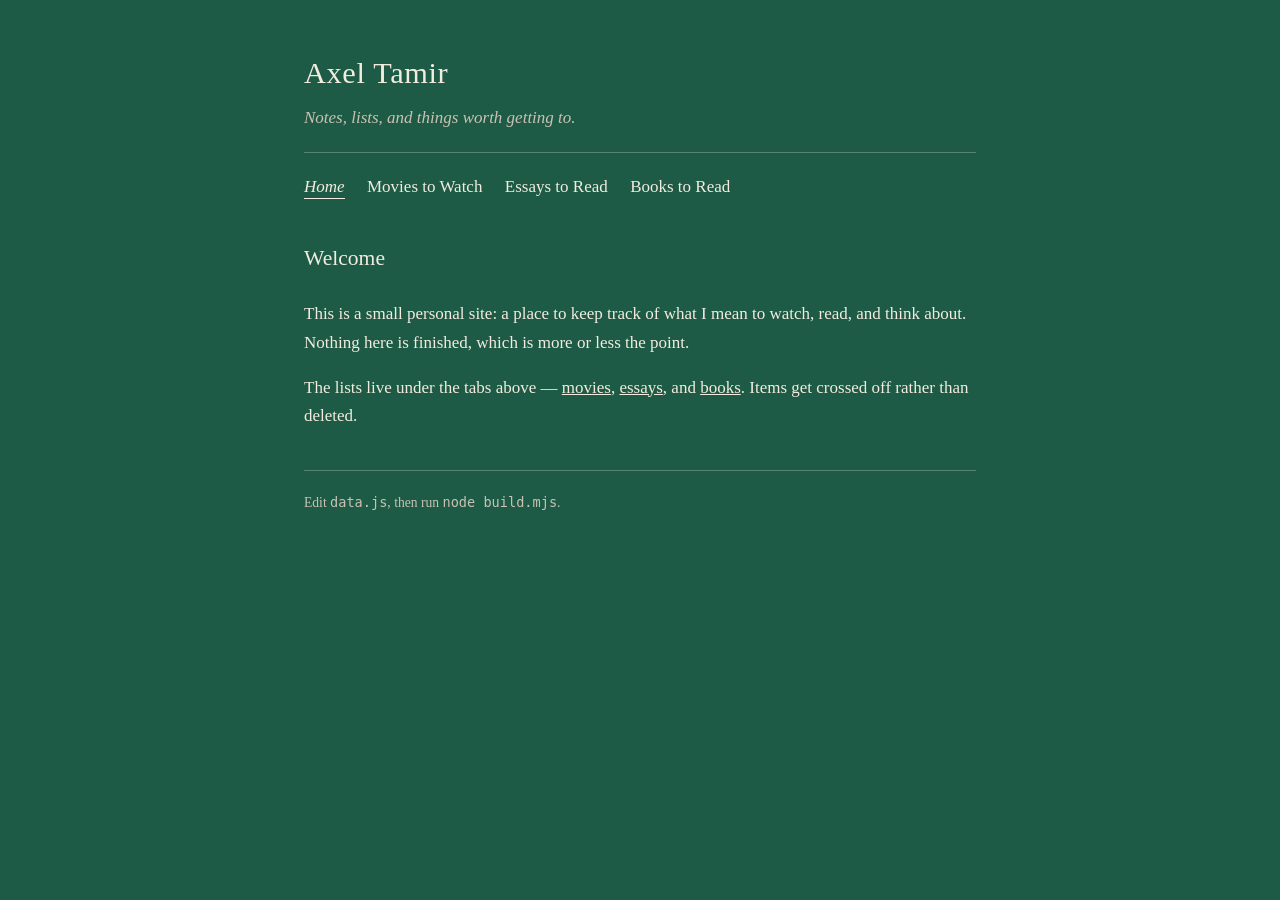
<file: index.html>
<!DOCTYPE html>
<html lang="en">
<head>
<meta charset="utf-8">
<meta name="viewport" content="width=device-width,initial-scale=1">
<title>Axel Tamir</title>
<meta name="description" content="Notes, lists, and things worth getting to.">
<style>:root { --green: #1d5b46; --cream: #f2ece0; --cream-dim: #c9c2b3; --rule: rgba(242, 236, 224, 0.28); } * { box-sizing: border-box; } body { background: var(--green); color: var(--cream); font-family: Georgia, "Times New Roman", serif; font-size: 17px; line-height: 1.65; margin: 0; padding: 3rem 1.5rem 5rem; } .page { max-width: 42rem; margin: 0 auto; } header.masthead { border-bottom: 1px solid var(--rule); padding-bottom: 1.25rem; margin-bottom: 1.25rem; } header.masthead h1 { font-size: 1.9rem; font-weight: normal; letter-spacing: 0.02em; margin: 0 0 0.35rem; } header.masthead p.tagline { margin: 0; color: var(--cream-dim); font-style: italic; } nav { margin-bottom: 2.5rem; } nav a { color: var(--cream); text-decoration: none; margin-right: 1.4rem; border-bottom: 1px solid transparent; padding-bottom: 2px; } nav a:hover { border-bottom-color: var(--cream); } nav a.current { border-bottom-color: var(--cream); font-style: italic; } h2 { font-size: 1.35rem; font-weight: normal; margin: 0 0 1.5rem; } a { color: var(--cream); } ul.entries { list-style: none; margin: 0; padding: 0; } ul.entries li { padding: 1rem 0; border-bottom: 1px solid var(--rule); } ul.entries li:first-child { padding-top: 0; } ul.entries li:last-child { border-bottom: none; } .entry-title { font-size: 1.05rem; } .entry-meta { color: var(--cream-dim); font-size: 0.9rem; margin-top: 0.15rem; } .entry-note { margin-top: 0.4rem; color: var(--cream-dim); } .done .entry-title { text-decoration: line-through; opacity: 0.6; } footer { margin-top: 2.5rem; padding-top: 1.25rem; border-top: 1px solid var(--rule); color: var(--cream-dim); font-size: 0.85rem; } .reader { max-width: 34rem; } .reader .essay-head { margin-bottom: 2.25rem; padding-bottom: 1.25rem; border-bottom: 1px solid var(--rule); } .reader h1.essay-title { font-size: 1.6rem; font-weight: normal; line-height: 1.3; margin: 0 0 0.5rem; } .reader .byline { color: var(--cream-dim); margin: 0; } .reader .byline a { color: var(--cream-dim); } .reader .essay-body { font-size: 1.05rem; line-height: 1.8; } .reader .essay-body p { margin: 0 0 1.35rem; } .reader .essay-body h2, .reader .essay-body h3, .reader .essay-body h4 { font-weight: normal; font-style: italic; margin: 2.25rem 0 0.85rem; font-size: 1.15rem; } .reader .essay-body blockquote { margin: 1.5rem 0; padding-left: 1.1rem; border-left: 2px solid var(--rule); color: var(--cream-dim); } .reader .essay-body blockquote p:last-child { margin-bottom: 0; } .reader .essay-body hr { border: 0; border-top: 1px solid var(--rule); margin: 2.25rem 0; } .reader .essay-body code { font-family: ui-monospace, "SF Mono", Menlo, monospace; font-size: 0.9em; } .reader .essay-body ul, .reader .essay-body ol { padding-left: 1.3rem; margin: 0 0 1.35rem; } .reader .essay-body li { margin-bottom: 0.4rem; } .backlink { display: inline-block; margin-bottom: 2rem; color: var(--cream-dim); text-decoration: none; } .backlink:hover { color: var(--cream); } .progress { position: fixed; top: 0; left: 0; right: 0; height: 2px; background: linear-gradient(to right, var(--cream) 0 50%, transparent 50%) no-repeat; background-size: 200% 100%; animation: read linear; animation-timeline: scroll(root block); opacity: 0.55; z-index: 10; } @keyframes read { from { background-position: 100% 0; } to { background-position: 0 0; } } .entry-title a[data-ext]::after { content: "\00a0\2197"; font-size: 0.8em; opacity: 0.6; }</style>
<script type="speculationrules">
{"prerender":[{"where":{"selector_matches":"nav a, .entries a[href$='.html'], .backlink"},"eagerness":"moderate"}]}
</script>
</head>
<body>
<div class="page">
  <header class="masthead">
    <h1>Axel Tamir</h1>
    <p class="tagline">Notes, lists, and things worth getting to.</p>
  </header>
  <nav><a href="index.html" class="current" aria-current="page">Home</a><a href="movies.html">Movies to Watch</a><a href="essays.html">Essays to Read</a><a href="books.html">Books to Read</a></nav>

  <h2>Welcome</h2>
  <p>
    This is a small personal site: a place to keep track of what I mean to
    watch, read, and think about. Nothing here is finished, which is more
    or less the point.
  </p>
  <p>
    The lists live under the tabs above &mdash;
    <a href="movies.html">movies</a>,
    <a href="essays.html">essays</a>, and
    <a href="books.html">books</a>.
    Items get crossed off rather than deleted.
  </p>

  <footer>Edit <code>data.js</code>, then run <code>node build.mjs</code>.</footer>
</div>
<script>
(function(){
  var seen={};
  function warm(u){ if(seen[u])return; seen[u]=1;
    var l=document.createElement("link"); l.rel="prefetch"; l.href=u; document.head.appendChild(l); }
  addEventListener("pointerover",function(e){
    var a=e.target.closest&&e.target.closest('a[href$=".html"]');
    if(a&&a.origin===location.origin) warm(a.href);
  },{passive:true});
  addEventListener("load",function(){
    (window.requestIdleCallback||setTimeout)(function(){
      document.querySelectorAll('nav a, .entries a[href$=".html"]').forEach(function(a){ warm(a.href); });
    });
    if("serviceWorker" in navigator) navigator.serviceWorker.register("sw.js").catch(function(){});
  });
})();
</script>
</body>
</html>
</file>
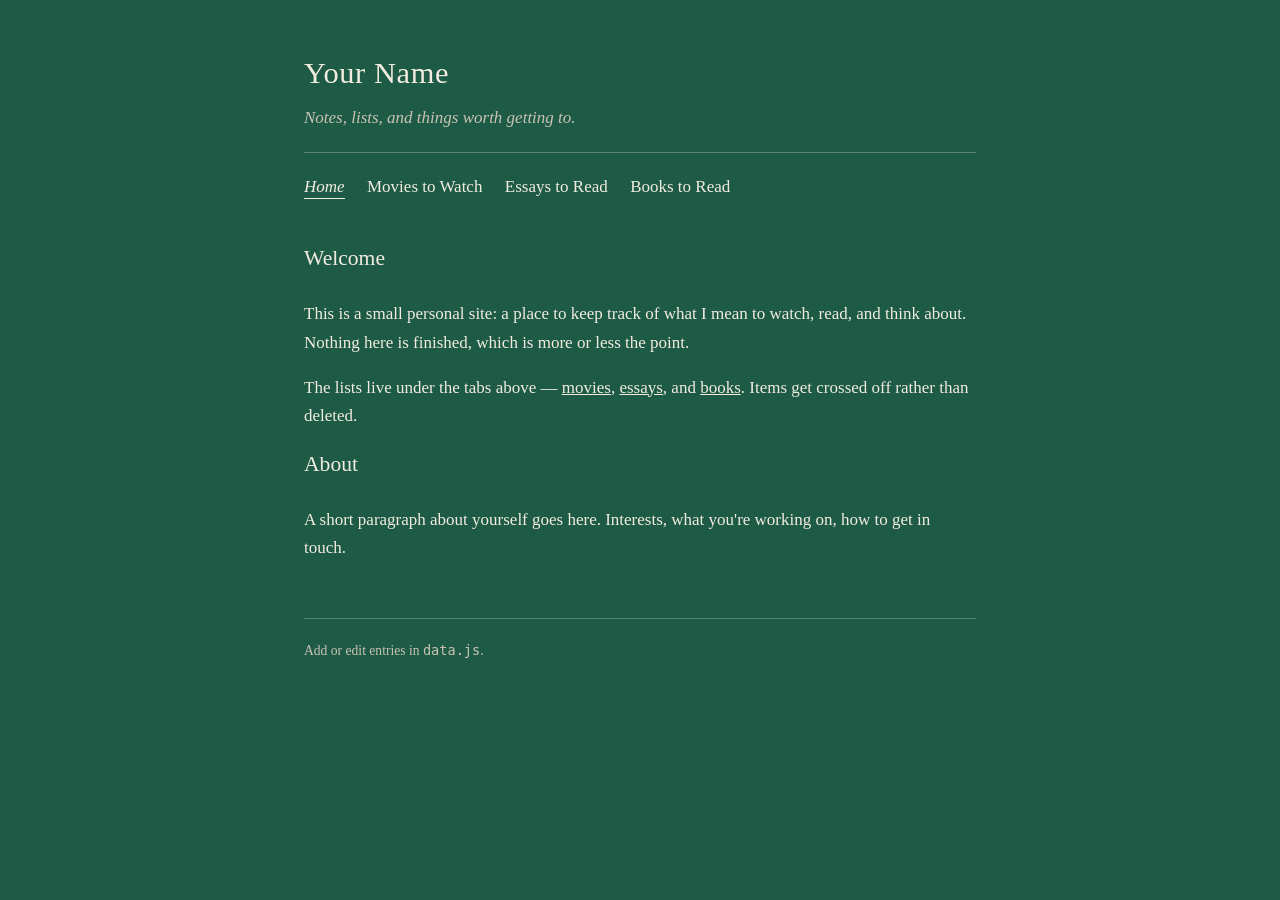
<file: Personal Site/index.html>
<!DOCTYPE html>
<html lang="en">
<head>
<meta charset="utf-8">
<meta name="viewport" content="width=device-width, initial-scale=1">
<title>Home</title>
<link rel="stylesheet" href="style.css">
</head>
<body>
<div class="page">
  <div id="chrome"></div>

  <h2>Welcome</h2>
  <p>
    This is a small personal site: a place to keep track of what I mean to
    watch, read, and think about. Nothing here is finished, which is more
    or less the point.
  </p>
  <p>
    The lists live under the tabs above &mdash;
    <a href="movies.html">movies</a>,
    <a href="essays.html">essays</a>, and
    <a href="books.html">books</a>.
    Items get crossed off rather than deleted.
  </p>

  <h2>About</h2>
  <p>
    A short paragraph about yourself goes here. Interests, what you're
    working on, how to get in touch.
  </p>

  <footer id="foot"></footer>
</div>

<script src="data.js"></script>
<script src="render.js"></script>
<script>
  buildChrome("index.html");
  renderFooter();
</script>
<script data-pplx-inline-edit>
(function () {
  if (window === window.top) return;

  const allowedParentOrigins = ["https://www.perplexity.ai","https://perplexity.ai","https://testing.perplexity.ai","https://staging.perplexity.ai","https://*.preview.i.perplexity.ai","http://perplexity.localhost","http://localhost:1420","http://127.0.0.1:1420","http://localhost:3000","http://127.0.0.1:3000","http://localhost:5173","http://127.0.0.1:5173"];
  const MAX_FONT_BYTES = 500 * 1024;
  const MAX_TOTAL_FONT_BYTES = 2 * 1024 * 1024;
  let scrollForwarding = false;
  let scrollRaf = 0;
  let trustedTopOrigin = null;

  // Allow entries like "https://*.preview.i.perplexity.ai" — the wildcard
  // matches a single DNS label (no dots), so "https://*.foo" cannot stretch
  // across multiple labels.
  function matchesAllowedOrigin(origin) {
    if (!origin) return false;
    for (const entry of allowedParentOrigins) {
      if (!entry.includes("*")) {
        if (entry === origin) return true;
        continue;
      }
      const pattern = new RegExp(
        "^" +
          entry.replace(/[.+?^${}()|[\]\\]/g, "\\$&").replace(/\*/g, "[^.]+") +
          "$",
      );
      if (pattern.test(origin)) return true;
    }
    return false;
  }

  // Trust decision: when the sender is same-origin-visible (event.origin is a
  // real origin like https://www.perplexity.ai) we trust event.origin directly.
  // When event.origin is "null" (opaque broker srcdoc), we fall back to the
  // broker's stamped `parentOrigin` to identify the top window. The fallback
  // is claim-only — we rely on the browser's native `targetOrigin` enforcement
  // on the response path (see postToTrustedTop) to ensure replies can't be
  // delivered to anyone but the actual top window of that claimed origin.
  function getTrustedParentOrigin(event) {
    const forwardedParentOrigin =
      typeof event.data.parentOrigin === "string" ? event.data.parentOrigin : null;
    const parentOrigin = event.origin === "null" ? forwardedParentOrigin : event.origin;
    return matchesAllowedOrigin(parentOrigin) ? parentOrigin : null;
  }

  // All responses go to window.top with targetOrigin = the allowlisted origin.
  // An attacker that iframes us inside their own null-origin broker can claim
  // any parentOrigin they like, but the browser will drop the reply whenever
  // the real top's origin doesn't match — so the screenshot never leaves.
  function postToTrustedTop(message) {
    if (!trustedTopOrigin) return;
    try {
      window.top.postMessage(message, trustedTopOrigin);
    } catch (_error) {}
  }

  function inlineAll(original, clone) {
    if (original.nodeType !== 1 || clone.nodeType !== 1) return;

    try {
      const computedStyle = getComputedStyle(original);
      // cssText on a computed style is the serialized declaration in modern
      // Chromium/Safari — a single read beats enumerating ~400 longhand
      // properties. Firefox returns "" here, so we fall back on empty.
      const serialized = computedStyle.cssText;
      if (serialized) {
        clone.style.cssText = serialized;
      } else {
        const parts = new Array(computedStyle.length);
        for (let index = 0; index < computedStyle.length; index += 1) {
          const property = computedStyle[index];
          parts[index] = `${property}:${computedStyle.getPropertyValue(property)};`;
        }
        clone.style.cssText = parts.join("");
      }
    } catch (_error) {}

    const originalChildren = original.children;
    const clonedChildren = clone.children;
    for (
      let index = 0;
      index < originalChildren.length && index < clonedChildren.length;
      index += 1
    ) {
      inlineAll(originalChildren[index], clonedChildren[index]);
    }
  }

  function extractFontUrl(srcValue) {
    const matches = [
      ...srcValue.matchAll(
        /url\(["']?([^"')]+)["']?\)(?:\s*format\(["']?([^"')]+)["']?\))?/gi,
      ),
    ];
    if (matches.length === 0) return null;
    const woff2 = matches.find((m) => m[2] && m[2].toLowerCase().includes("woff2"));
    if (woff2) return woff2[1];
    const woff = matches.find((m) => m[2] && m[2].toLowerCase().includes("woff"));
    if (woff) return woff[1];
    return matches[0][1];
  }

  // Cache resolved font URL -> data URI across captures. Fonts on a page
  // essentially never change, and a batch run emits multiple captures back to
  // back — without this we'd refetch + re-base64 every time.
  const fontDataUriCache = new Map();
  const SRC_DECLARATION_RE = /src\s*:\s*[^;}]+/i;

  async function fetchAsDataUri(url) {
    if (fontDataUriCache.has(url)) return fontDataUriCache.get(url);
    let dataUri = null;
    try {
      const response = await fetch(url, { mode: "cors", credentials: "omit" });
      if (response.ok) {
        const blob = await response.blob();
        if (blob.size <= MAX_FONT_BYTES) {
          dataUri = await new Promise((resolve) => {
            const reader = new FileReader();
            reader.onloadend = () =>
              resolve(typeof reader.result === "string" ? reader.result : null);
            reader.onerror = () => resolve(null);
            reader.readAsDataURL(blob);
          });
        }
      }
    } catch (_error) {
      dataUri = null;
    }
    fontDataUriCache.set(url, dataUri);
    return dataUri;
  }

  function collectFontFaceRuleTexts() {
    const rules = [];
    for (const sheet of document.styleSheets) {
      let cssRules;
      try {
        cssRules = sheet.cssRules;
      } catch (_error) {
        continue;
      }
      if (!cssRules) continue;
      for (const rule of cssRules) {
        const cssText = rule.cssText || "";
        if (cssText.startsWith("@font-face")) rules.push(cssText);
      }
    }
    return rules;
  }

  async function buildInlinedFontCss() {
    const ruleTexts = collectFontFaceRuleTexts();
    if (ruleTexts.length === 0) return null;

    const resolved = ruleTexts.map((cssText) => {
      if (!SRC_DECLARATION_RE.test(cssText)) return null;
      const srcMatch = cssText.match(/src\s*:\s*([^;}]+)[;}]/i);
      if (!srcMatch) return null;
      const url = extractFontUrl(srcMatch[1]);
      if (!url) return null;
      try {
        return { cssText, url: new URL(url, document.baseURI).href };
      } catch (_error) {
        return null;
      }
    });

    const dataUris = await Promise.all(
      resolved.map((entry) => (entry ? fetchAsDataUri(entry.url) : Promise.resolve(null))),
    );

    const inlined = [];
    let totalBytes = 0;
    for (let index = 0; index < resolved.length; index += 1) {
      const entry = resolved[index];
      const dataUri = dataUris[index];
      if (!entry || !dataUri) continue;
      const approxBytes = dataUri.length * 0.75;
      if (totalBytes + approxBytes > MAX_TOTAL_FONT_BYTES) break;
      totalBytes += approxBytes;
      inlined.push(entry.cssText.replace(SRC_DECLARATION_RE, `src: url("${dataUri}")`));
    }
    return inlined.length > 0 ? inlined.join("\n") : null;
  }

  function stripExternal(clone) {
    const images = clone.querySelectorAll("img");
    for (let index = 0; index < images.length; index += 1) {
      const src = images[index].getAttribute("src");
      if (src && !src.startsWith("data:")) images[index].removeAttribute("src");
    }

    const elements = clone.querySelectorAll("*");
    for (let index = 0; index < elements.length; index += 1) {
      const style = elements[index].style.cssText;
      if (style && style.includes("url(")) {
        elements[index].style.cssText = style.replace(
          /url\(["']?(?!data:)[^)"']*["']?\)/gi,
          "none",
        );
      }
    }
  }

  function emitScroll() {
    scrollRaf = 0;
    if (!scrollForwarding) return;
    postToTrustedTop({
      type: "INLINE_EDIT_SCROLL",
      scrollX: window.scrollX,
      scrollY: window.scrollY,
    });
  }

  window.addEventListener(
    "scroll",
    function () {
      if (!scrollForwarding || scrollRaf) return;
      scrollRaf = requestAnimationFrame(emitScroll);
    },
    { passive: true, capture: true },
  );

  async function handleCaptureRequest(event) {
    const requestId = event.data.requestId;
    const scrollX = window.scrollX;
    const scrollY = window.scrollY;
    const width = window.innerWidth;
    const height = window.innerHeight;

    function postResult(dataUrl) {
      postToTrustedTop({
        type: "INLINE_EDIT_SCREENSHOT_RESULT",
        requestId,
        dataUrl,
        scrollX,
        scrollY,
      });
    }

    try {
      // Wait for any pending web fonts to resolve so both inline metrics and
      // the @font-face inlining below see the same loaded faces.
      if (document.fonts && document.fonts.ready) {
        try {
          await document.fonts.ready;
        } catch (_error) {}
      }

      const clone = document.documentElement.cloneNode(true);
      inlineAll(document.documentElement, clone);

      const removedNodes = clone.querySelectorAll("script,link[rel=\"stylesheet\"],style");
      for (let index = 0; index < removedNodes.length; index += 1) {
        removedNodes[index].remove();
      }

      stripExternal(clone);

      // Re-embed web fonts as data-URI @font-face rules so the SVG rasterizer
      // can resolve them — external font URLs aren't fetched during
      // foreignObject rendering, which would otherwise force a fallback face
      // and change text metrics.
      const inlinedFontCss = await buildInlinedFontCss();
      if (inlinedFontCss) {
        const styleEl = document.createElement("style");
        styleEl.textContent = inlinedFontCss;
        const head = clone.querySelector("head");
        if (head) head.appendChild(styleEl);
        else clone.insertBefore(styleEl, clone.firstChild);
      }

      const html = new XMLSerializer().serializeToString(clone);
      const svg =
        `<svg xmlns="http://www.w3.org/2000/svg" width="${width}" height="${height}">` +
        '<foreignObject width="100%" height="100%">' +
        `<div xmlns="http://www.w3.org/1999/xhtml" style="width:${width}px;height:${height}px;overflow:hidden">` +
        `<div style="position:relative;left:-${scrollX}px;top:-${scrollY}px">` +
        html +
        "</div></div></foreignObject></svg>";
      const svgUrl = `data:image/svg+xml;charset=utf-8,${encodeURIComponent(svg)}`;
      const image = new Image();
      image.onload = function () {
        const canvas = document.createElement("canvas");
        canvas.width = width;
        canvas.height = height;
        canvas.getContext("2d").drawImage(image, 0, 0);
        postResult(canvas.toDataURL("image/png"));
      };
      image.onerror = function () {
        postResult(null);
      };
      image.src = svgUrl;
    } catch (_error) {
      postResult(null);
    }
  }

  window.addEventListener("message", function (event) {
    if (!event.data) return;
    // Only accept messages from the direct parent frame. Blocks sibling /
    // unrelated-window postMessage senders that could otherwise reach us.
    if (event.source !== window.parent) return;

    const trustedParentOrigin = getTrustedParentOrigin(event);
    if (!trustedParentOrigin) return;
    trustedTopOrigin = trustedParentOrigin;

    if (event.data.type === "INLINE_EDIT_SCROLL_START") {
      scrollForwarding = true;
      emitScroll();
      return;
    }

    if (event.data.type === "INLINE_EDIT_SCROLL_STOP") {
      scrollForwarding = false;
      if (scrollRaf) cancelAnimationFrame(scrollRaf);
      scrollRaf = 0;
      return;
    }

    if (event.data.type !== "INLINE_EDIT_CAPTURE_REQUEST") return;

    handleCaptureRequest(event);
  });
})();


</script></body>
</html>
</file>
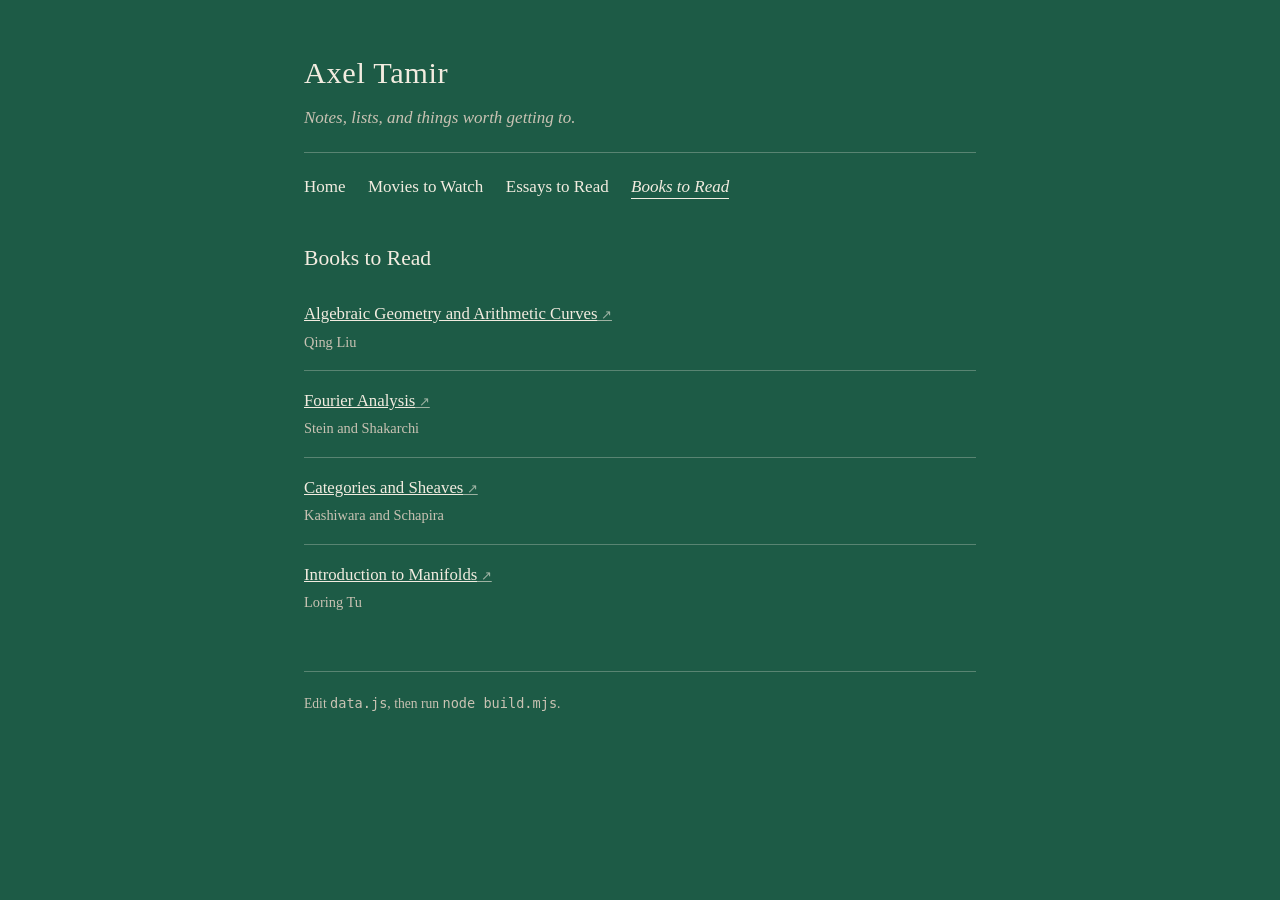
<file: books.html>
<!DOCTYPE html>
<html lang="en">
<head>
<meta charset="utf-8">
<meta name="viewport" content="width=device-width,initial-scale=1">
<title>Books to Read — Axel Tamir</title>
<meta name="description" content="Notes, lists, and things worth getting to.">
<style>:root { --green: #1d5b46; --cream: #f2ece0; --cream-dim: #c9c2b3; --rule: rgba(242, 236, 224, 0.28); } * { box-sizing: border-box; } body { background: var(--green); color: var(--cream); font-family: Georgia, "Times New Roman", serif; font-size: 17px; line-height: 1.65; margin: 0; padding: 3rem 1.5rem 5rem; } .page { max-width: 42rem; margin: 0 auto; } header.masthead { border-bottom: 1px solid var(--rule); padding-bottom: 1.25rem; margin-bottom: 1.25rem; } header.masthead h1 { font-size: 1.9rem; font-weight: normal; letter-spacing: 0.02em; margin: 0 0 0.35rem; } header.masthead p.tagline { margin: 0; color: var(--cream-dim); font-style: italic; } nav { margin-bottom: 2.5rem; } nav a { color: var(--cream); text-decoration: none; margin-right: 1.4rem; border-bottom: 1px solid transparent; padding-bottom: 2px; } nav a:hover { border-bottom-color: var(--cream); } nav a.current { border-bottom-color: var(--cream); font-style: italic; } h2 { font-size: 1.35rem; font-weight: normal; margin: 0 0 1.5rem; } a { color: var(--cream); } ul.entries { list-style: none; margin: 0; padding: 0; } ul.entries li { padding: 1rem 0; border-bottom: 1px solid var(--rule); } ul.entries li:first-child { padding-top: 0; } ul.entries li:last-child { border-bottom: none; } .entry-title { font-size: 1.05rem; } .entry-meta { color: var(--cream-dim); font-size: 0.9rem; margin-top: 0.15rem; } .entry-note { margin-top: 0.4rem; color: var(--cream-dim); } .done .entry-title { text-decoration: line-through; opacity: 0.6; } footer { margin-top: 2.5rem; padding-top: 1.25rem; border-top: 1px solid var(--rule); color: var(--cream-dim); font-size: 0.85rem; } .reader { max-width: 34rem; } .reader .essay-head { margin-bottom: 2.25rem; padding-bottom: 1.25rem; border-bottom: 1px solid var(--rule); } .reader h1.essay-title { font-size: 1.6rem; font-weight: normal; line-height: 1.3; margin: 0 0 0.5rem; } .reader .byline { color: var(--cream-dim); margin: 0; } .reader .byline a { color: var(--cream-dim); } .reader .essay-body { font-size: 1.05rem; line-height: 1.8; } .reader .essay-body p { margin: 0 0 1.35rem; } .reader .essay-body h2, .reader .essay-body h3, .reader .essay-body h4 { font-weight: normal; font-style: italic; margin: 2.25rem 0 0.85rem; font-size: 1.15rem; } .reader .essay-body blockquote { margin: 1.5rem 0; padding-left: 1.1rem; border-left: 2px solid var(--rule); color: var(--cream-dim); } .reader .essay-body blockquote p:last-child { margin-bottom: 0; } .reader .essay-body hr { border: 0; border-top: 1px solid var(--rule); margin: 2.25rem 0; } .reader .essay-body code { font-family: ui-monospace, "SF Mono", Menlo, monospace; font-size: 0.9em; } .reader .essay-body ul, .reader .essay-body ol { padding-left: 1.3rem; margin: 0 0 1.35rem; } .reader .essay-body li { margin-bottom: 0.4rem; } .backlink { display: inline-block; margin-bottom: 2rem; color: var(--cream-dim); text-decoration: none; } .backlink:hover { color: var(--cream); } .progress { position: fixed; top: 0; left: 0; right: 0; height: 2px; background: linear-gradient(to right, var(--cream) 0 50%, transparent 50%) no-repeat; background-size: 200% 100%; animation: read linear; animation-timeline: scroll(root block); opacity: 0.55; z-index: 10; } @keyframes read { from { background-position: 100% 0; } to { background-position: 0 0; } } .entry-title a[data-ext]::after { content: "\00a0\2197"; font-size: 0.8em; opacity: 0.6; }</style>
<script type="speculationrules">
{"prerender":[{"where":{"selector_matches":"nav a, .entries a[href$='.html'], .backlink"},"eagerness":"moderate"}]}
</script>
</head>
<body>
<div class="page">
  <header class="masthead">
    <h1>Axel Tamir</h1>
    <p class="tagline">Notes, lists, and things worth getting to.</p>
  </header>
  <nav><a href="index.html">Home</a><a href="movies.html">Movies to Watch</a><a href="essays.html">Essays to Read</a><a href="books.html" class="current" aria-current="page">Books to Read</a></nav>

  <h2>Books to Read</h2>
  <ul class="entries"><li><div class="entry-title"><a href="https://global.oup.com/academic/product/algebraic-geometry-and-arithmetic-curves-9780199202492" data-ext rel="noopener">Algebraic Geometry and Arithmetic Curves</a></div><div class="entry-meta">Qing Liu</div></li><li><div class="entry-title"><a href="https://press.princeton.edu/books/hardcover/9780691113845/fourier-analysis" data-ext rel="noopener">Fourier Analysis</a></div><div class="entry-meta">Stein and Shakarchi</div></li><li><div class="entry-title"><a href="https://link.springer.com/book/10.1007/3-540-27950-4" data-ext rel="noopener">Categories and Sheaves</a></div><div class="entry-meta">Kashiwara and Schapira</div></li><li><div class="entry-title"><a href="https://link.springer.com/book/10.1007/978-1-4419-7400-6" data-ext rel="noopener">Introduction to Manifolds</a></div><div class="entry-meta">Loring Tu</div></li></ul>

  <footer>Edit <code>data.js</code>, then run <code>node build.mjs</code>.</footer>
</div>
<script>
(function(){
  var seen={};
  function warm(u){ if(seen[u])return; seen[u]=1;
    var l=document.createElement("link"); l.rel="prefetch"; l.href=u; document.head.appendChild(l); }
  addEventListener("pointerover",function(e){
    var a=e.target.closest&&e.target.closest('a[href$=".html"]');
    if(a&&a.origin===location.origin) warm(a.href);
  },{passive:true});
  addEventListener("load",function(){
    (window.requestIdleCallback||setTimeout)(function(){
      document.querySelectorAll('nav a, .entries a[href$=".html"]').forEach(function(a){ warm(a.href); });
    });
    if("serviceWorker" in navigator) navigator.serviceWorker.register("sw.js").catch(function(){});
  });
})();
</script>
</body>
</html>
</file>
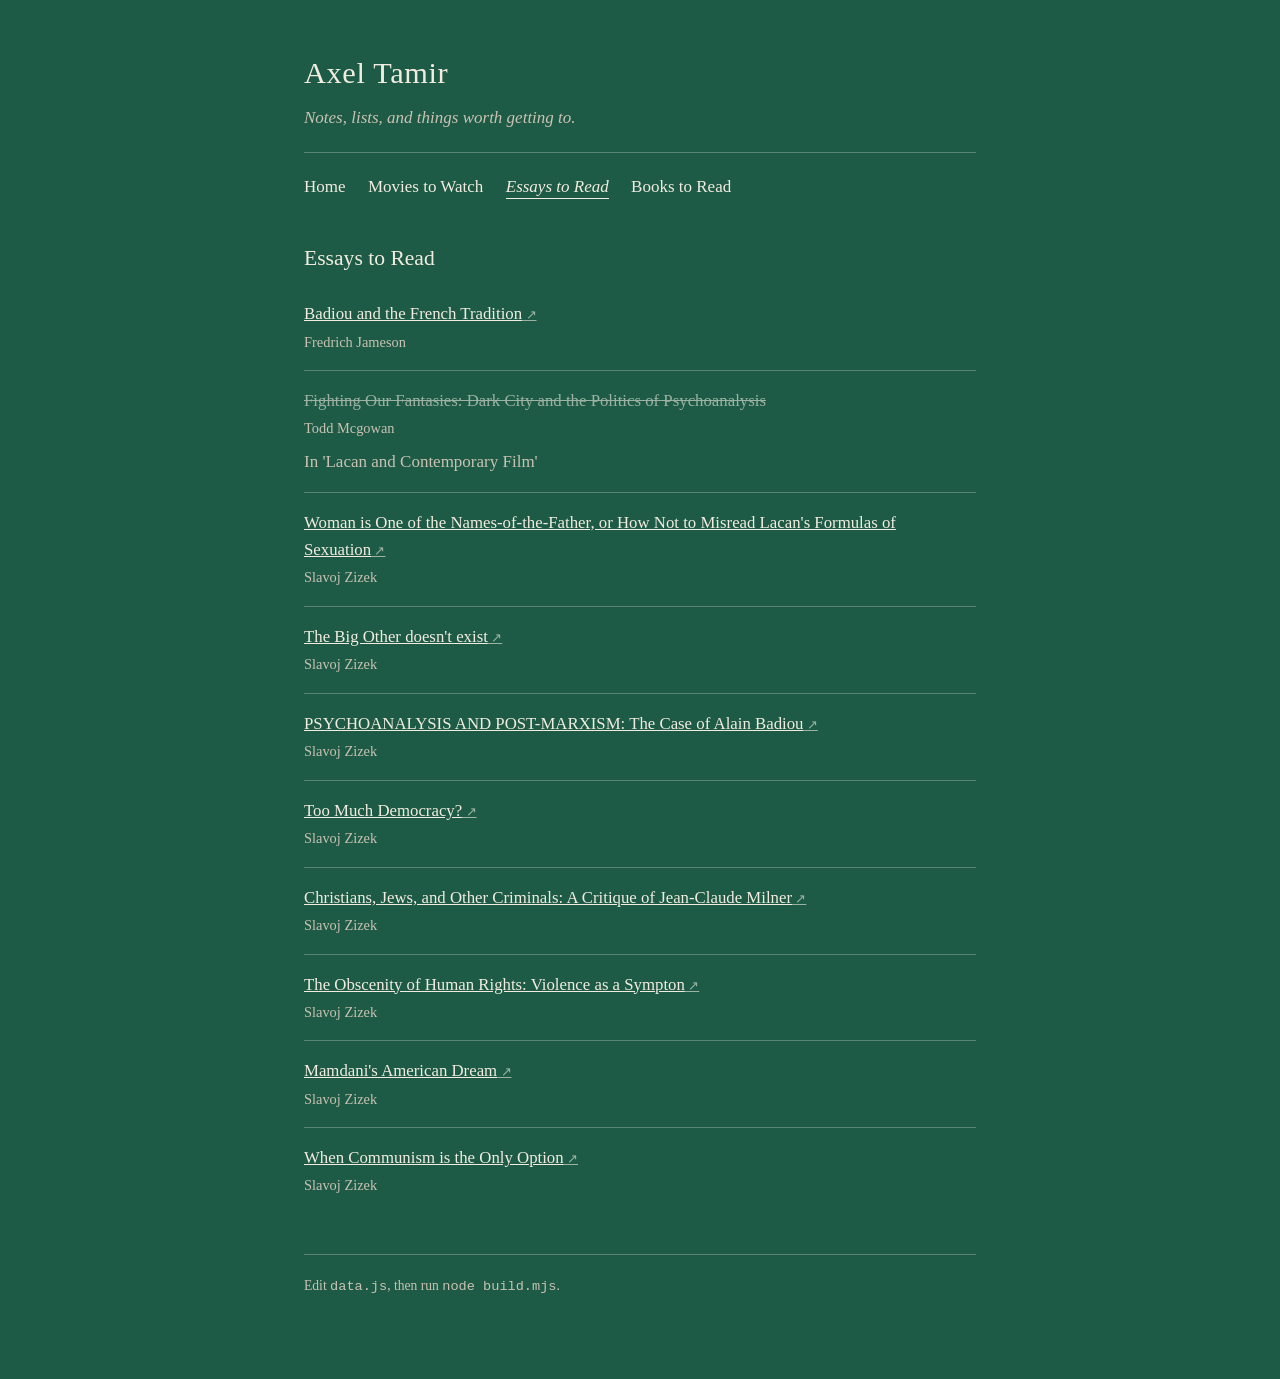
<file: essays.html>
<!DOCTYPE html>
<html lang="en">
<head>
<meta charset="utf-8">
<meta name="viewport" content="width=device-width,initial-scale=1">
<title>Essays to Read — Axel Tamir</title>
<meta name="description" content="Notes, lists, and things worth getting to.">
<style>:root { --green: #1d5b46; --cream: #f2ece0; --cream-dim: #c9c2b3; --rule: rgba(242, 236, 224, 0.28); } * { box-sizing: border-box; } body { background: var(--green); color: var(--cream); font-family: Georgia, "Times New Roman", serif; font-size: 17px; line-height: 1.65; margin: 0; padding: 3rem 1.5rem 5rem; } .page { max-width: 42rem; margin: 0 auto; } header.masthead { border-bottom: 1px solid var(--rule); padding-bottom: 1.25rem; margin-bottom: 1.25rem; } header.masthead h1 { font-size: 1.9rem; font-weight: normal; letter-spacing: 0.02em; margin: 0 0 0.35rem; } header.masthead p.tagline { margin: 0; color: var(--cream-dim); font-style: italic; } nav { margin-bottom: 2.5rem; } nav a { color: var(--cream); text-decoration: none; margin-right: 1.4rem; border-bottom: 1px solid transparent; padding-bottom: 2px; } nav a:hover { border-bottom-color: var(--cream); } nav a.current { border-bottom-color: var(--cream); font-style: italic; } h2 { font-size: 1.35rem; font-weight: normal; margin: 0 0 1.5rem; } a { color: var(--cream); } ul.entries { list-style: none; margin: 0; padding: 0; } ul.entries li { padding: 1rem 0; border-bottom: 1px solid var(--rule); } ul.entries li:first-child { padding-top: 0; } ul.entries li:last-child { border-bottom: none; } .entry-title { font-size: 1.05rem; } .entry-meta { color: var(--cream-dim); font-size: 0.9rem; margin-top: 0.15rem; } .entry-note { margin-top: 0.4rem; color: var(--cream-dim); } .done .entry-title { text-decoration: line-through; opacity: 0.6; } footer { margin-top: 2.5rem; padding-top: 1.25rem; border-top: 1px solid var(--rule); color: var(--cream-dim); font-size: 0.85rem; } .reader { max-width: 34rem; } .reader .essay-head { margin-bottom: 2.25rem; padding-bottom: 1.25rem; border-bottom: 1px solid var(--rule); } .reader h1.essay-title { font-size: 1.6rem; font-weight: normal; line-height: 1.3; margin: 0 0 0.5rem; } .reader .byline { color: var(--cream-dim); margin: 0; } .reader .byline a { color: var(--cream-dim); } .reader .essay-body { font-size: 1.05rem; line-height: 1.8; } .reader .essay-body p { margin: 0 0 1.35rem; } .reader .essay-body h2, .reader .essay-body h3, .reader .essay-body h4 { font-weight: normal; font-style: italic; margin: 2.25rem 0 0.85rem; font-size: 1.15rem; } .reader .essay-body blockquote { margin: 1.5rem 0; padding-left: 1.1rem; border-left: 2px solid var(--rule); color: var(--cream-dim); } .reader .essay-body blockquote p:last-child { margin-bottom: 0; } .reader .essay-body hr { border: 0; border-top: 1px solid var(--rule); margin: 2.25rem 0; } .reader .essay-body code { font-family: ui-monospace, "SF Mono", Menlo, monospace; font-size: 0.9em; } .reader .essay-body ul, .reader .essay-body ol { padding-left: 1.3rem; margin: 0 0 1.35rem; } .reader .essay-body li { margin-bottom: 0.4rem; } .backlink { display: inline-block; margin-bottom: 2rem; color: var(--cream-dim); text-decoration: none; } .backlink:hover { color: var(--cream); } .progress { position: fixed; top: 0; left: 0; right: 0; height: 2px; background: linear-gradient(to right, var(--cream) 0 50%, transparent 50%) no-repeat; background-size: 200% 100%; animation: read linear; animation-timeline: scroll(root block); opacity: 0.55; z-index: 10; } @keyframes read { from { background-position: 100% 0; } to { background-position: 0 0; } } .entry-title a[data-ext]::after { content: "\00a0\2197"; font-size: 0.8em; opacity: 0.6; }</style>
<script type="speculationrules">
{"prerender":[{"where":{"selector_matches":"nav a, .entries a[href$='.html'], .backlink"},"eagerness":"moderate"}]}
</script>
</head>
<body>
<div class="page">
  <header class="masthead">
    <h1>Axel Tamir</h1>
    <p class="tagline">Notes, lists, and things worth getting to.</p>
  </header>
  <nav><a href="index.html">Home</a><a href="movies.html">Movies to Watch</a><a href="essays.html" class="current" aria-current="page">Essays to Read</a><a href="books.html">Books to Read</a></nav>

  <h2>Essays to Read</h2>
  <ul class="entries"><li><div class="entry-title"><a href="https://newleftreview.org/issues/ii102/articles/fredric-jameson-badiou-and-the-french-tradition.pdf" data-ext rel="noopener">Badiou and the French Tradition</a></div><div class="entry-meta">Fredrich Jameson</div></li><li class="done"><div class="entry-title">Fighting Our Fantasies: Dark City and the Politics of Psychoanalysis</div><div class="entry-meta">Todd Mcgowan</div><div class="entry-note">In 'Lacan and Contemporary Film'</div></li><li><div class="entry-title"><a href="https://www.lacan.com/zizwoman.htm" data-ext rel="noopener">Woman is One of the Names-of-the-Father, or How Not to Misread Lacan's Formulas of Sexuation</a></div><div class="entry-meta">Slavoj Zizek</div></li><li><div class="entry-title"><a href="https://www.psychomedia.it/jep/number5/zizek.htm" data-ext rel="noopener">The Big Other doesn't exist</a></div><div class="entry-meta">Slavoj Zizek</div></li><li><div class="entry-title"><a href="https://www.lacan.com/zizek-badiou.htm" data-ext rel="noopener">PSYCHOANALYSIS AND POST-MARXISM: The Case of Alain Badiou</a></div><div class="entry-meta">Slavoj Zizek</div></li><li><div class="entry-title"><a href="https://www.lacan.com/toomuch.htm" data-ext rel="noopener">Too Much Democracy?</a></div><div class="entry-meta">Slavoj Zizek</div></li><li><div class="entry-title"><a href="https://www.lacan.com/milner.htm" data-ext rel="noopener">Christians, Jews, and Other Criminals: A Critique of Jean-Claude Milner</a></div><div class="entry-meta">Slavoj Zizek</div></li><li><div class="entry-title"><a href="https://www.lacan.com/zizviol.htm" data-ext rel="noopener">The Obscenity of Human Rights: Violence as a Sympton</a></div><div class="entry-meta">Slavoj Zizek</div></li><li><div class="entry-title"><a href="https://www.project-syndicate.org/commentary/mamdani-american-dream-july-4-address-versus-maga-narrative-by-slavoj-zizek-2026-07?a_la=english&amp;a_d=6a4e45b93d2251523a8c4937&amp;a_m=&amp;a_a=click&amp;a_s=&amp;a_p=/columnist/slavoj-zizek&amp;a_li=mamdani-american-dream-july-4-address-versus-maga-narrative-by-slavoj-zizek-2026-07&amp;a_pa=columnist-commentaries&amp;a_ps=&amp;a_ms=&amp;a_r=" data-ext rel="noopener">Mamdani's American Dream</a></div><div class="entry-meta">Slavoj Zizek</div></li><li><div class="entry-title"><a href="https://www.project-syndicate.org/commentary/iran-water-crisis-survival-requires-state-control-solidarity-international-cooperation-by-slavoj-zizek-2025-12?a_la=english&amp;a_d=6939836db214a22f5e74c4c8&amp;a_m=&amp;a_a=click&amp;a_s=&amp;a_p=%2Fcolumnist%2Fslavoj-zizek&amp;a_li=iran-water-crisis-survival-requires-state-control-solidarity-international-cooperation-by-slavoj-zizek-2025-12&amp;a_pa=columnist-commentaries&amp;a_ps=&amp;a_ms=&amp;a_r=" data-ext rel="noopener">When Communism is the Only Option</a></div><div class="entry-meta">Slavoj Zizek</div></li></ul>

  <footer>Edit <code>data.js</code>, then run <code>node build.mjs</code>.</footer>
</div>
<script>
(function(){
  var seen={};
  function warm(u){ if(seen[u])return; seen[u]=1;
    var l=document.createElement("link"); l.rel="prefetch"; l.href=u; document.head.appendChild(l); }
  addEventListener("pointerover",function(e){
    var a=e.target.closest&&e.target.closest('a[href$=".html"]');
    if(a&&a.origin===location.origin) warm(a.href);
  },{passive:true});
  addEventListener("load",function(){
    (window.requestIdleCallback||setTimeout)(function(){
      document.querySelectorAll('nav a, .entries a[href$=".html"]').forEach(function(a){ warm(a.href); });
    });
    if("serviceWorker" in navigator) navigator.serviceWorker.register("sw.js").catch(function(){});
  });
})();
</script>
</body>
</html>
</file>
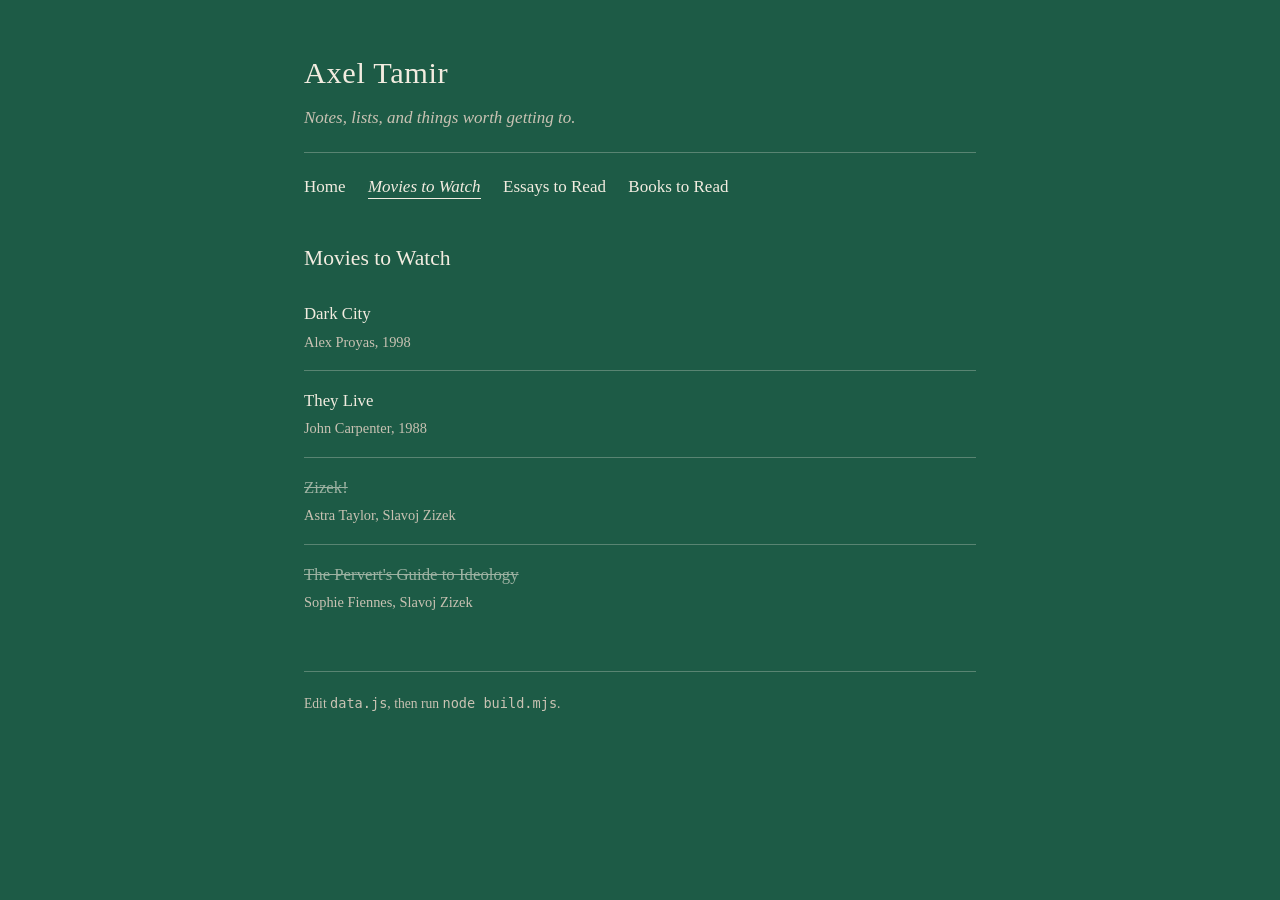
<file: movies.html>
<!DOCTYPE html>
<html lang="en">
<head>
<meta charset="utf-8">
<meta name="viewport" content="width=device-width,initial-scale=1">
<title>Movies to Watch — Axel Tamir</title>
<meta name="description" content="Notes, lists, and things worth getting to.">
<style>:root { --green: #1d5b46; --cream: #f2ece0; --cream-dim: #c9c2b3; --rule: rgba(242, 236, 224, 0.28); } * { box-sizing: border-box; } body { background: var(--green); color: var(--cream); font-family: Georgia, "Times New Roman", serif; font-size: 17px; line-height: 1.65; margin: 0; padding: 3rem 1.5rem 5rem; } .page { max-width: 42rem; margin: 0 auto; } header.masthead { border-bottom: 1px solid var(--rule); padding-bottom: 1.25rem; margin-bottom: 1.25rem; } header.masthead h1 { font-size: 1.9rem; font-weight: normal; letter-spacing: 0.02em; margin: 0 0 0.35rem; } header.masthead p.tagline { margin: 0; color: var(--cream-dim); font-style: italic; } nav { margin-bottom: 2.5rem; } nav a { color: var(--cream); text-decoration: none; margin-right: 1.4rem; border-bottom: 1px solid transparent; padding-bottom: 2px; } nav a:hover { border-bottom-color: var(--cream); } nav a.current { border-bottom-color: var(--cream); font-style: italic; } h2 { font-size: 1.35rem; font-weight: normal; margin: 0 0 1.5rem; } a { color: var(--cream); } ul.entries { list-style: none; margin: 0; padding: 0; } ul.entries li { padding: 1rem 0; border-bottom: 1px solid var(--rule); } ul.entries li:first-child { padding-top: 0; } ul.entries li:last-child { border-bottom: none; } .entry-title { font-size: 1.05rem; } .entry-meta { color: var(--cream-dim); font-size: 0.9rem; margin-top: 0.15rem; } .entry-note { margin-top: 0.4rem; color: var(--cream-dim); } .done .entry-title { text-decoration: line-through; opacity: 0.6; } footer { margin-top: 2.5rem; padding-top: 1.25rem; border-top: 1px solid var(--rule); color: var(--cream-dim); font-size: 0.85rem; } .reader { max-width: 34rem; } .reader .essay-head { margin-bottom: 2.25rem; padding-bottom: 1.25rem; border-bottom: 1px solid var(--rule); } .reader h1.essay-title { font-size: 1.6rem; font-weight: normal; line-height: 1.3; margin: 0 0 0.5rem; } .reader .byline { color: var(--cream-dim); margin: 0; } .reader .byline a { color: var(--cream-dim); } .reader .essay-body { font-size: 1.05rem; line-height: 1.8; } .reader .essay-body p { margin: 0 0 1.35rem; } .reader .essay-body h2, .reader .essay-body h3, .reader .essay-body h4 { font-weight: normal; font-style: italic; margin: 2.25rem 0 0.85rem; font-size: 1.15rem; } .reader .essay-body blockquote { margin: 1.5rem 0; padding-left: 1.1rem; border-left: 2px solid var(--rule); color: var(--cream-dim); } .reader .essay-body blockquote p:last-child { margin-bottom: 0; } .reader .essay-body hr { border: 0; border-top: 1px solid var(--rule); margin: 2.25rem 0; } .reader .essay-body code { font-family: ui-monospace, "SF Mono", Menlo, monospace; font-size: 0.9em; } .reader .essay-body ul, .reader .essay-body ol { padding-left: 1.3rem; margin: 0 0 1.35rem; } .reader .essay-body li { margin-bottom: 0.4rem; } .backlink { display: inline-block; margin-bottom: 2rem; color: var(--cream-dim); text-decoration: none; } .backlink:hover { color: var(--cream); } .progress { position: fixed; top: 0; left: 0; right: 0; height: 2px; background: linear-gradient(to right, var(--cream) 0 50%, transparent 50%) no-repeat; background-size: 200% 100%; animation: read linear; animation-timeline: scroll(root block); opacity: 0.55; z-index: 10; } @keyframes read { from { background-position: 100% 0; } to { background-position: 0 0; } } .entry-title a[data-ext]::after { content: "\00a0\2197"; font-size: 0.8em; opacity: 0.6; }</style>
<script type="speculationrules">
{"prerender":[{"where":{"selector_matches":"nav a, .entries a[href$='.html'], .backlink"},"eagerness":"moderate"}]}
</script>
</head>
<body>
<div class="page">
  <header class="masthead">
    <h1>Axel Tamir</h1>
    <p class="tagline">Notes, lists, and things worth getting to.</p>
  </header>
  <nav><a href="index.html">Home</a><a href="movies.html" class="current" aria-current="page">Movies to Watch</a><a href="essays.html">Essays to Read</a><a href="books.html">Books to Read</a></nav>

  <h2>Movies to Watch</h2>
  <ul class="entries"><li><div class="entry-title">Dark City</div><div class="entry-meta">Alex Proyas, 1998</div></li><li><div class="entry-title">They Live</div><div class="entry-meta">John Carpenter, 1988</div></li><li class="done"><div class="entry-title">Zizek!</div><div class="entry-meta">Astra Taylor, Slavoj Zizek</div></li><li class="done"><div class="entry-title">The Pervert's Guide to Ideology</div><div class="entry-meta">Sophie Fiennes, Slavoj Zizek</div></li></ul>

  <footer>Edit <code>data.js</code>, then run <code>node build.mjs</code>.</footer>
</div>
<script>
(function(){
  var seen={};
  function warm(u){ if(seen[u])return; seen[u]=1;
    var l=document.createElement("link"); l.rel="prefetch"; l.href=u; document.head.appendChild(l); }
  addEventListener("pointerover",function(e){
    var a=e.target.closest&&e.target.closest('a[href$=".html"]');
    if(a&&a.origin===location.origin) warm(a.href);
  },{passive:true});
  addEventListener("load",function(){
    (window.requestIdleCallback||setTimeout)(function(){
      document.querySelectorAll('nav a, .entries a[href$=".html"]').forEach(function(a){ warm(a.href); });
    });
    if("serviceWorker" in navigator) navigator.serviceWorker.register("sw.js").catch(function(){});
  });
})();
</script>
</body>
</html>
</file>
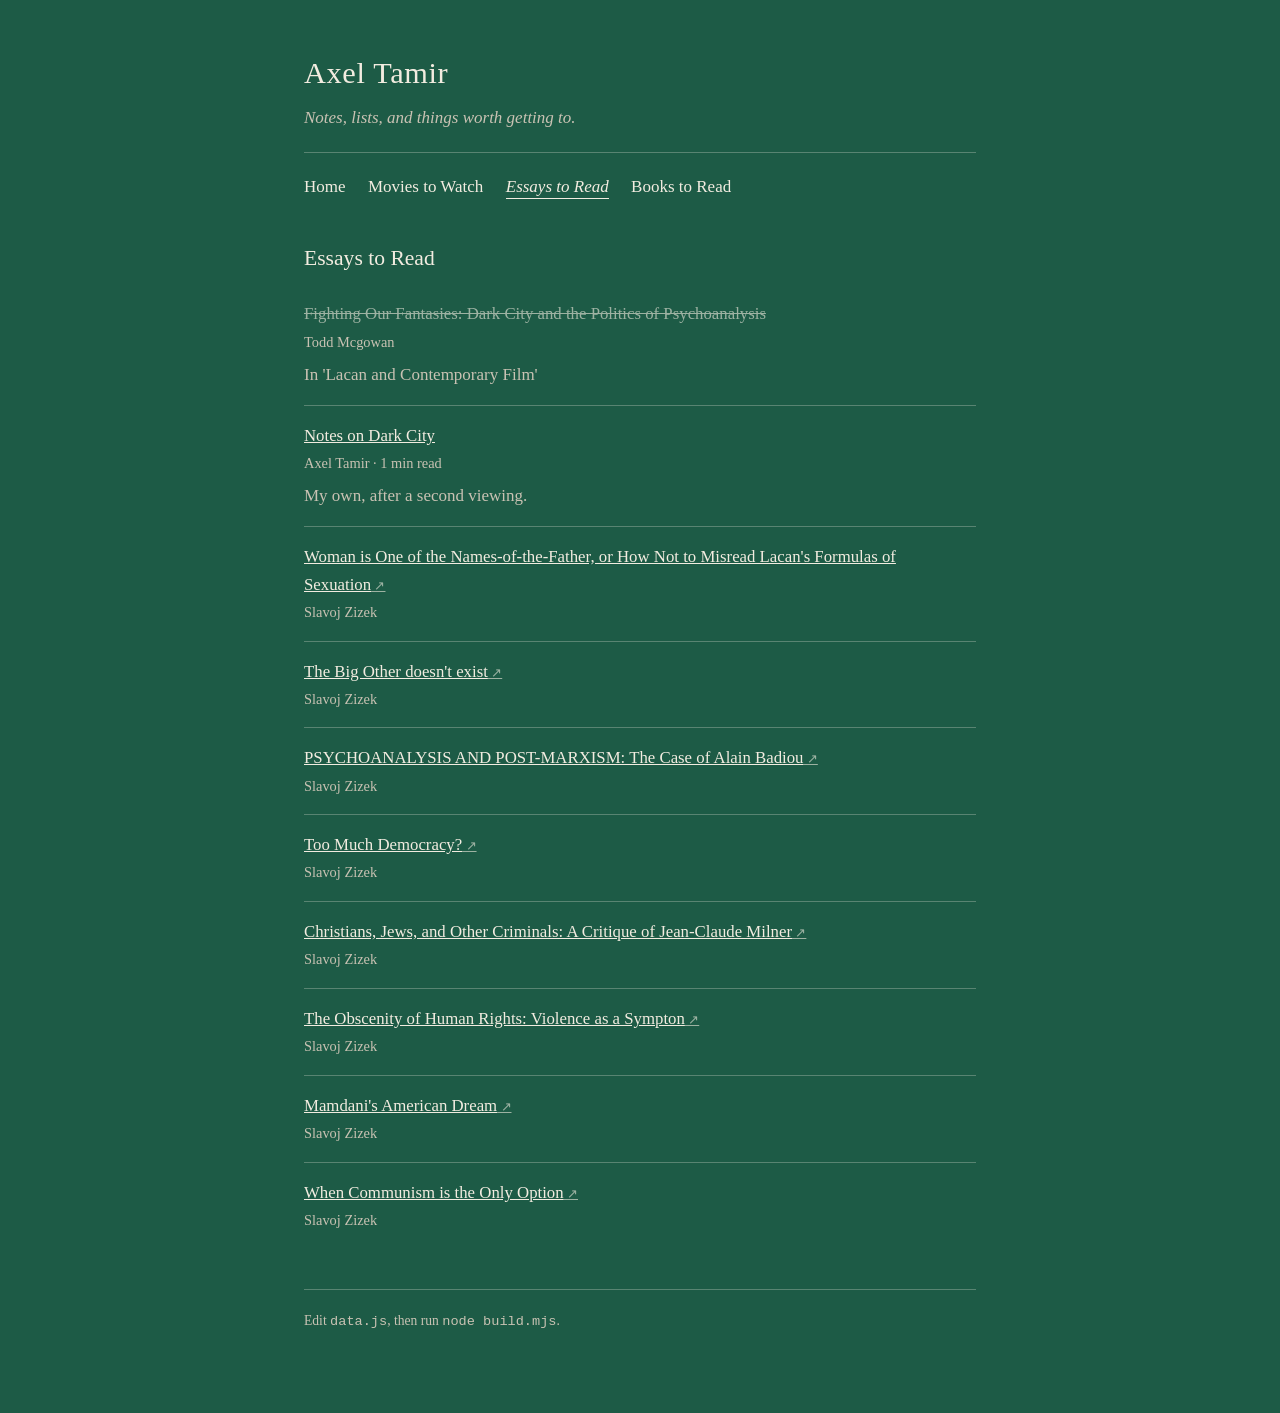
<file: local/essays.html>
<!DOCTYPE html>
<html lang="en">
<head>
<meta charset="utf-8">
<meta name="viewport" content="width=device-width,initial-scale=1">
<title>Essays to Read — Axel Tamir</title>
<meta name="description" content="Notes, lists, and things worth getting to.">
<style>:root { --green: #1d5b46; --cream: #f2ece0; --cream-dim: #c9c2b3; --rule: rgba(242, 236, 224, 0.28); } * { box-sizing: border-box; } body { background: var(--green); color: var(--cream); font-family: Georgia, "Times New Roman", serif; font-size: 17px; line-height: 1.65; margin: 0; padding: 3rem 1.5rem 5rem; } .page { max-width: 42rem; margin: 0 auto; } header.masthead { border-bottom: 1px solid var(--rule); padding-bottom: 1.25rem; margin-bottom: 1.25rem; } header.masthead h1 { font-size: 1.9rem; font-weight: normal; letter-spacing: 0.02em; margin: 0 0 0.35rem; } header.masthead p.tagline { margin: 0; color: var(--cream-dim); font-style: italic; } nav { margin-bottom: 2.5rem; } nav a { color: var(--cream); text-decoration: none; margin-right: 1.4rem; border-bottom: 1px solid transparent; padding-bottom: 2px; } nav a:hover { border-bottom-color: var(--cream); } nav a.current { border-bottom-color: var(--cream); font-style: italic; } h2 { font-size: 1.35rem; font-weight: normal; margin: 0 0 1.5rem; } a { color: var(--cream); } ul.entries { list-style: none; margin: 0; padding: 0; } ul.entries li { padding: 1rem 0; border-bottom: 1px solid var(--rule); } ul.entries li:first-child { padding-top: 0; } ul.entries li:last-child { border-bottom: none; } .entry-title { font-size: 1.05rem; } .entry-meta { color: var(--cream-dim); font-size: 0.9rem; margin-top: 0.15rem; } .entry-note { margin-top: 0.4rem; color: var(--cream-dim); } .done .entry-title { text-decoration: line-through; opacity: 0.6; } footer { margin-top: 2.5rem; padding-top: 1.25rem; border-top: 1px solid var(--rule); color: var(--cream-dim); font-size: 0.85rem; } .reader { max-width: 34rem; } .reader .essay-head { margin-bottom: 2.25rem; padding-bottom: 1.25rem; border-bottom: 1px solid var(--rule); } .reader h1.essay-title { font-size: 1.6rem; font-weight: normal; line-height: 1.3; margin: 0 0 0.5rem; } .reader .byline { color: var(--cream-dim); margin: 0; } .reader .byline a { color: var(--cream-dim); } .reader .essay-body { font-size: 1.05rem; line-height: 1.8; } .reader .essay-body p { margin: 0 0 1.35rem; } .reader .essay-body h2, .reader .essay-body h3, .reader .essay-body h4 { font-weight: normal; font-style: italic; margin: 2.25rem 0 0.85rem; font-size: 1.15rem; } .reader .essay-body blockquote { margin: 1.5rem 0; padding-left: 1.1rem; border-left: 2px solid var(--rule); color: var(--cream-dim); } .reader .essay-body blockquote p:last-child { margin-bottom: 0; } .reader .essay-body hr { border: 0; border-top: 1px solid var(--rule); margin: 2.25rem 0; } .reader .essay-body code { font-family: ui-monospace, "SF Mono", Menlo, monospace; font-size: 0.9em; } .reader .essay-body ul, .reader .essay-body ol { padding-left: 1.3rem; margin: 0 0 1.35rem; } .reader .essay-body li { margin-bottom: 0.4rem; } .backlink { display: inline-block; margin-bottom: 2rem; color: var(--cream-dim); text-decoration: none; } .backlink:hover { color: var(--cream); } .progress { position: fixed; top: 0; left: 0; right: 0; height: 2px; background: linear-gradient(to right, var(--cream) 0 50%, transparent 50%) no-repeat; background-size: 200% 100%; animation: read linear; animation-timeline: scroll(root block); opacity: 0.55; z-index: 10; } @keyframes read { from { background-position: 100% 0; } to { background-position: 0 0; } } .entry-title a[data-ext]::after { content: "\00a0\2197"; font-size: 0.8em; opacity: 0.6; }</style>
<script type="speculationrules">
{"prerender":[{"where":{"selector_matches":"nav a, .entries a[href$='.html'], .backlink"},"eagerness":"moderate"}]}
</script>
</head>
<body>
<div class="page">
  <header class="masthead">
    <h1>Axel Tamir</h1>
    <p class="tagline">Notes, lists, and things worth getting to.</p>
  </header>
  <nav><a href="index.html">Home</a><a href="movies.html">Movies to Watch</a><a href="essays.html" class="current" aria-current="page">Essays to Read</a><a href="books.html">Books to Read</a></nav>

  <h2>Essays to Read</h2>
  <ul class="entries"><li class="done"><div class="entry-title">Fighting Our Fantasies: Dark City and the Politics of Psychoanalysis</div><div class="entry-meta">Todd Mcgowan</div><div class="entry-note">In 'Lacan and Contemporary Film'</div></li><li><div class="entry-title"><a href="read/notes-on-dark-city.html">Notes on Dark City</a></div><div class="entry-meta">Axel Tamir · 1 min read</div><div class="entry-note">My own, after a second viewing.</div></li><li><div class="entry-title"><a href="https://www.lacan.com/zizwoman.htm" data-ext rel="noopener">Woman is One of the Names-of-the-Father, or How Not to Misread Lacan's Formulas of Sexuation</a></div><div class="entry-meta">Slavoj Zizek</div></li><li><div class="entry-title"><a href="https://www.psychomedia.it/jep/number5/zizek.htm" data-ext rel="noopener">The Big Other doesn't exist</a></div><div class="entry-meta">Slavoj Zizek</div></li><li><div class="entry-title"><a href="https://www.lacan.com/zizek-badiou.htm" data-ext rel="noopener">PSYCHOANALYSIS AND POST-MARXISM: The Case of Alain Badiou</a></div><div class="entry-meta">Slavoj Zizek</div></li><li><div class="entry-title"><a href="https://www.lacan.com/toomuch.htm" data-ext rel="noopener">Too Much Democracy?</a></div><div class="entry-meta">Slavoj Zizek</div></li><li><div class="entry-title"><a href="https://www.lacan.com/milner.htm" data-ext rel="noopener">Christians, Jews, and Other Criminals: A Critique of Jean-Claude Milner</a></div><div class="entry-meta">Slavoj Zizek</div></li><li><div class="entry-title"><a href="https://www.lacan.com/zizviol.htm" data-ext rel="noopener">The Obscenity of Human Rights: Violence as a Sympton</a></div><div class="entry-meta">Slavoj Zizek</div></li><li><div class="entry-title"><a href="https://www.project-syndicate.org/commentary/mamdani-american-dream-july-4-address-versus-maga-narrative-by-slavoj-zizek-2026-07?a_la=english&amp;a_d=6a4e45b93d2251523a8c4937&amp;a_m=&amp;a_a=click&amp;a_s=&amp;a_p=/columnist/slavoj-zizek&amp;a_li=mamdani-american-dream-july-4-address-versus-maga-narrative-by-slavoj-zizek-2026-07&amp;a_pa=columnist-commentaries&amp;a_ps=&amp;a_ms=&amp;a_r=" data-ext rel="noopener">Mamdani's American Dream</a></div><div class="entry-meta">Slavoj Zizek</div></li><li><div class="entry-title"><a href="https://www.project-syndicate.org/commentary/iran-water-crisis-survival-requires-state-control-solidarity-international-cooperation-by-slavoj-zizek-2025-12?a_la=english&amp;a_d=6939836db214a22f5e74c4c8&amp;a_m=&amp;a_a=click&amp;a_s=&amp;a_p=%2Fcolumnist%2Fslavoj-zizek&amp;a_li=iran-water-crisis-survival-requires-state-control-solidarity-international-cooperation-by-slavoj-zizek-2025-12&amp;a_pa=columnist-commentaries&amp;a_ps=&amp;a_ms=&amp;a_r=" data-ext rel="noopener">When Communism is the Only Option</a></div><div class="entry-meta">Slavoj Zizek</div></li></ul>

  <footer>Edit <code>data.js</code>, then run <code>node build.mjs</code>.</footer>
</div>
<script>
(function(){
  var seen={};
  function warm(u){ if(seen[u])return; seen[u]=1;
    var l=document.createElement("link"); l.rel="prefetch"; l.href=u; document.head.appendChild(l); }
  addEventListener("pointerover",function(e){
    var a=e.target.closest&&e.target.closest('a[href$=".html"]');
    if(a&&a.origin===location.origin) warm(a.href);
  },{passive:true});
  addEventListener("load",function(){
    (window.requestIdleCallback||setTimeout)(function(){
      document.querySelectorAll('nav a, .entries a[href$=".html"]').forEach(function(a){ warm(a.href); });
    });
    if("serviceWorker" in navigator) navigator.serviceWorker.register("sw.js").catch(function(){});
  });
})();
</script>
</body>
</html>
</file>
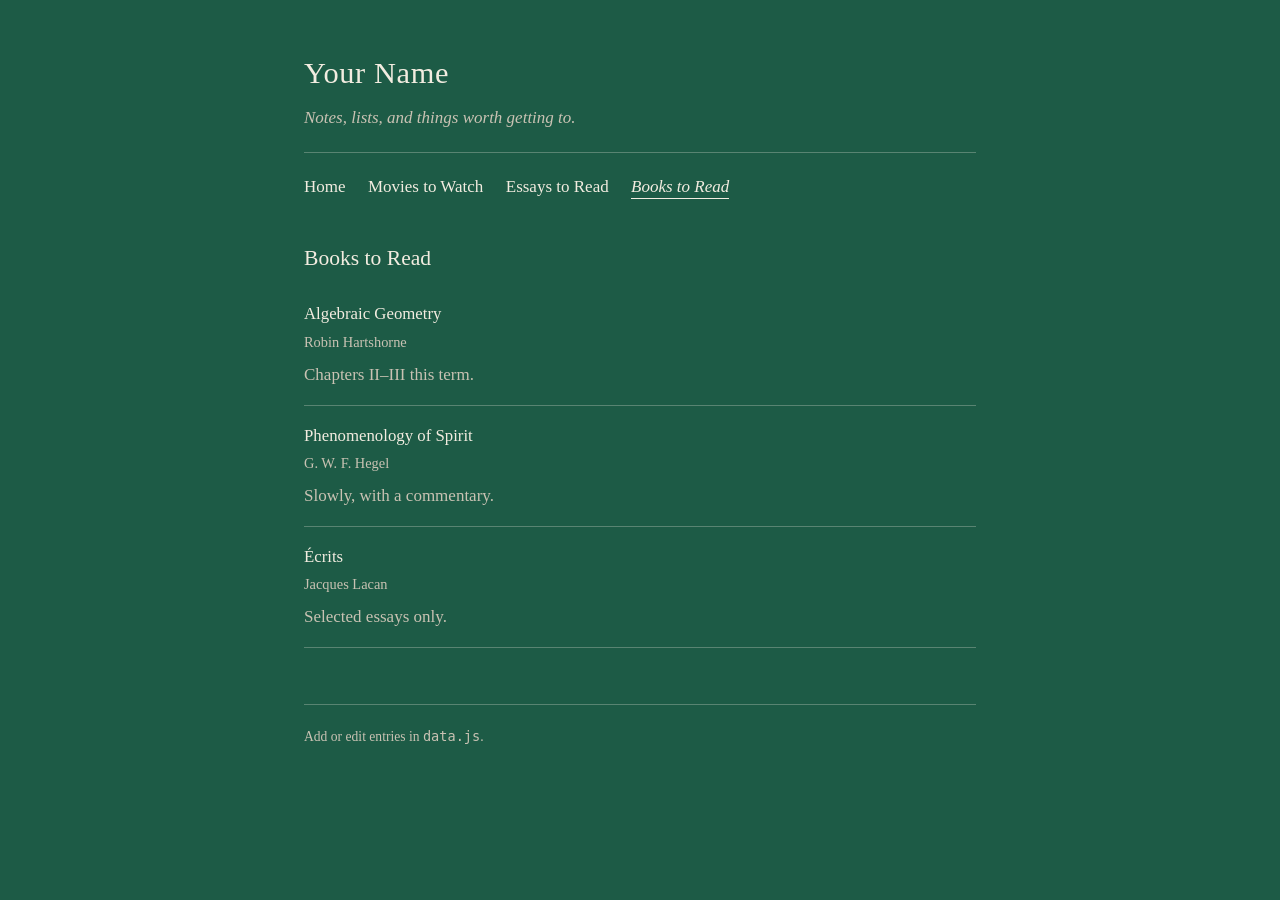
<file: Personal Site/books.html>
<!DOCTYPE html>
<html lang="en">
<head>
<meta charset="utf-8">
<meta name="viewport" content="width=device-width, initial-scale=1">
<title>Books to Read</title>
<link rel="stylesheet" href="style.css">
</head>
<body>
<div class="page">
  <div id="chrome"></div>

  <h2>Books to Read</h2>
  <ul class="entries" id="list"></ul>

  <footer id="foot"></footer>
</div>

<script src="data.js"></script>
<script src="render.js"></script>
<script>
  buildChrome("books.html");
  renderList(BOOKS, "list");
  renderFooter();
</script>
<script data-pplx-inline-edit>
(function () {
  if (window === window.top) return;

  const allowedParentOrigins = ["https://www.perplexity.ai","https://perplexity.ai","https://testing.perplexity.ai","https://staging.perplexity.ai","https://*.preview.i.perplexity.ai","http://perplexity.localhost","http://localhost:1420","http://127.0.0.1:1420","http://localhost:3000","http://127.0.0.1:3000","http://localhost:5173","http://127.0.0.1:5173"];
  const MAX_FONT_BYTES = 500 * 1024;
  const MAX_TOTAL_FONT_BYTES = 2 * 1024 * 1024;
  let scrollForwarding = false;
  let scrollRaf = 0;
  let trustedTopOrigin = null;

  // Allow entries like "https://*.preview.i.perplexity.ai" — the wildcard
  // matches a single DNS label (no dots), so "https://*.foo" cannot stretch
  // across multiple labels.
  function matchesAllowedOrigin(origin) {
    if (!origin) return false;
    for (const entry of allowedParentOrigins) {
      if (!entry.includes("*")) {
        if (entry === origin) return true;
        continue;
      }
      const pattern = new RegExp(
        "^" +
          entry.replace(/[.+?^${}()|[\]\\]/g, "\\$&").replace(/\*/g, "[^.]+") +
          "$",
      );
      if (pattern.test(origin)) return true;
    }
    return false;
  }

  // Trust decision: when the sender is same-origin-visible (event.origin is a
  // real origin like https://www.perplexity.ai) we trust event.origin directly.
  // When event.origin is "null" (opaque broker srcdoc), we fall back to the
  // broker's stamped `parentOrigin` to identify the top window. The fallback
  // is claim-only — we rely on the browser's native `targetOrigin` enforcement
  // on the response path (see postToTrustedTop) to ensure replies can't be
  // delivered to anyone but the actual top window of that claimed origin.
  function getTrustedParentOrigin(event) {
    const forwardedParentOrigin =
      typeof event.data.parentOrigin === "string" ? event.data.parentOrigin : null;
    const parentOrigin = event.origin === "null" ? forwardedParentOrigin : event.origin;
    return matchesAllowedOrigin(parentOrigin) ? parentOrigin : null;
  }

  // All responses go to window.top with targetOrigin = the allowlisted origin.
  // An attacker that iframes us inside their own null-origin broker can claim
  // any parentOrigin they like, but the browser will drop the reply whenever
  // the real top's origin doesn't match — so the screenshot never leaves.
  function postToTrustedTop(message) {
    if (!trustedTopOrigin) return;
    try {
      window.top.postMessage(message, trustedTopOrigin);
    } catch (_error) {}
  }

  function inlineAll(original, clone) {
    if (original.nodeType !== 1 || clone.nodeType !== 1) return;

    try {
      const computedStyle = getComputedStyle(original);
      // cssText on a computed style is the serialized declaration in modern
      // Chromium/Safari — a single read beats enumerating ~400 longhand
      // properties. Firefox returns "" here, so we fall back on empty.
      const serialized = computedStyle.cssText;
      if (serialized) {
        clone.style.cssText = serialized;
      } else {
        const parts = new Array(computedStyle.length);
        for (let index = 0; index < computedStyle.length; index += 1) {
          const property = computedStyle[index];
          parts[index] = `${property}:${computedStyle.getPropertyValue(property)};`;
        }
        clone.style.cssText = parts.join("");
      }
    } catch (_error) {}

    const originalChildren = original.children;
    const clonedChildren = clone.children;
    for (
      let index = 0;
      index < originalChildren.length && index < clonedChildren.length;
      index += 1
    ) {
      inlineAll(originalChildren[index], clonedChildren[index]);
    }
  }

  function extractFontUrl(srcValue) {
    const matches = [
      ...srcValue.matchAll(
        /url\(["']?([^"')]+)["']?\)(?:\s*format\(["']?([^"')]+)["']?\))?/gi,
      ),
    ];
    if (matches.length === 0) return null;
    const woff2 = matches.find((m) => m[2] && m[2].toLowerCase().includes("woff2"));
    if (woff2) return woff2[1];
    const woff = matches.find((m) => m[2] && m[2].toLowerCase().includes("woff"));
    if (woff) return woff[1];
    return matches[0][1];
  }

  // Cache resolved font URL -> data URI across captures. Fonts on a page
  // essentially never change, and a batch run emits multiple captures back to
  // back — without this we'd refetch + re-base64 every time.
  const fontDataUriCache = new Map();
  const SRC_DECLARATION_RE = /src\s*:\s*[^;}]+/i;

  async function fetchAsDataUri(url) {
    if (fontDataUriCache.has(url)) return fontDataUriCache.get(url);
    let dataUri = null;
    try {
      const response = await fetch(url, { mode: "cors", credentials: "omit" });
      if (response.ok) {
        const blob = await response.blob();
        if (blob.size <= MAX_FONT_BYTES) {
          dataUri = await new Promise((resolve) => {
            const reader = new FileReader();
            reader.onloadend = () =>
              resolve(typeof reader.result === "string" ? reader.result : null);
            reader.onerror = () => resolve(null);
            reader.readAsDataURL(blob);
          });
        }
      }
    } catch (_error) {
      dataUri = null;
    }
    fontDataUriCache.set(url, dataUri);
    return dataUri;
  }

  function collectFontFaceRuleTexts() {
    const rules = [];
    for (const sheet of document.styleSheets) {
      let cssRules;
      try {
        cssRules = sheet.cssRules;
      } catch (_error) {
        continue;
      }
      if (!cssRules) continue;
      for (const rule of cssRules) {
        const cssText = rule.cssText || "";
        if (cssText.startsWith("@font-face")) rules.push(cssText);
      }
    }
    return rules;
  }

  async function buildInlinedFontCss() {
    const ruleTexts = collectFontFaceRuleTexts();
    if (ruleTexts.length === 0) return null;

    const resolved = ruleTexts.map((cssText) => {
      if (!SRC_DECLARATION_RE.test(cssText)) return null;
      const srcMatch = cssText.match(/src\s*:\s*([^;}]+)[;}]/i);
      if (!srcMatch) return null;
      const url = extractFontUrl(srcMatch[1]);
      if (!url) return null;
      try {
        return { cssText, url: new URL(url, document.baseURI).href };
      } catch (_error) {
        return null;
      }
    });

    const dataUris = await Promise.all(
      resolved.map((entry) => (entry ? fetchAsDataUri(entry.url) : Promise.resolve(null))),
    );

    const inlined = [];
    let totalBytes = 0;
    for (let index = 0; index < resolved.length; index += 1) {
      const entry = resolved[index];
      const dataUri = dataUris[index];
      if (!entry || !dataUri) continue;
      const approxBytes = dataUri.length * 0.75;
      if (totalBytes + approxBytes > MAX_TOTAL_FONT_BYTES) break;
      totalBytes += approxBytes;
      inlined.push(entry.cssText.replace(SRC_DECLARATION_RE, `src: url("${dataUri}")`));
    }
    return inlined.length > 0 ? inlined.join("\n") : null;
  }

  function stripExternal(clone) {
    const images = clone.querySelectorAll("img");
    for (let index = 0; index < images.length; index += 1) {
      const src = images[index].getAttribute("src");
      if (src && !src.startsWith("data:")) images[index].removeAttribute("src");
    }

    const elements = clone.querySelectorAll("*");
    for (let index = 0; index < elements.length; index += 1) {
      const style = elements[index].style.cssText;
      if (style && style.includes("url(")) {
        elements[index].style.cssText = style.replace(
          /url\(["']?(?!data:)[^)"']*["']?\)/gi,
          "none",
        );
      }
    }
  }

  function emitScroll() {
    scrollRaf = 0;
    if (!scrollForwarding) return;
    postToTrustedTop({
      type: "INLINE_EDIT_SCROLL",
      scrollX: window.scrollX,
      scrollY: window.scrollY,
    });
  }

  window.addEventListener(
    "scroll",
    function () {
      if (!scrollForwarding || scrollRaf) return;
      scrollRaf = requestAnimationFrame(emitScroll);
    },
    { passive: true, capture: true },
  );

  async function handleCaptureRequest(event) {
    const requestId = event.data.requestId;
    const scrollX = window.scrollX;
    const scrollY = window.scrollY;
    const width = window.innerWidth;
    const height = window.innerHeight;

    function postResult(dataUrl) {
      postToTrustedTop({
        type: "INLINE_EDIT_SCREENSHOT_RESULT",
        requestId,
        dataUrl,
        scrollX,
        scrollY,
      });
    }

    try {
      // Wait for any pending web fonts to resolve so both inline metrics and
      // the @font-face inlining below see the same loaded faces.
      if (document.fonts && document.fonts.ready) {
        try {
          await document.fonts.ready;
        } catch (_error) {}
      }

      const clone = document.documentElement.cloneNode(true);
      inlineAll(document.documentElement, clone);

      const removedNodes = clone.querySelectorAll("script,link[rel=\"stylesheet\"],style");
      for (let index = 0; index < removedNodes.length; index += 1) {
        removedNodes[index].remove();
      }

      stripExternal(clone);

      // Re-embed web fonts as data-URI @font-face rules so the SVG rasterizer
      // can resolve them — external font URLs aren't fetched during
      // foreignObject rendering, which would otherwise force a fallback face
      // and change text metrics.
      const inlinedFontCss = await buildInlinedFontCss();
      if (inlinedFontCss) {
        const styleEl = document.createElement("style");
        styleEl.textContent = inlinedFontCss;
        const head = clone.querySelector("head");
        if (head) head.appendChild(styleEl);
        else clone.insertBefore(styleEl, clone.firstChild);
      }

      const html = new XMLSerializer().serializeToString(clone);
      const svg =
        `<svg xmlns="http://www.w3.org/2000/svg" width="${width}" height="${height}">` +
        '<foreignObject width="100%" height="100%">' +
        `<div xmlns="http://www.w3.org/1999/xhtml" style="width:${width}px;height:${height}px;overflow:hidden">` +
        `<div style="position:relative;left:-${scrollX}px;top:-${scrollY}px">` +
        html +
        "</div></div></foreignObject></svg>";
      const svgUrl = `data:image/svg+xml;charset=utf-8,${encodeURIComponent(svg)}`;
      const image = new Image();
      image.onload = function () {
        const canvas = document.createElement("canvas");
        canvas.width = width;
        canvas.height = height;
        canvas.getContext("2d").drawImage(image, 0, 0);
        postResult(canvas.toDataURL("image/png"));
      };
      image.onerror = function () {
        postResult(null);
      };
      image.src = svgUrl;
    } catch (_error) {
      postResult(null);
    }
  }

  window.addEventListener("message", function (event) {
    if (!event.data) return;
    // Only accept messages from the direct parent frame. Blocks sibling /
    // unrelated-window postMessage senders that could otherwise reach us.
    if (event.source !== window.parent) return;

    const trustedParentOrigin = getTrustedParentOrigin(event);
    if (!trustedParentOrigin) return;
    trustedTopOrigin = trustedParentOrigin;

    if (event.data.type === "INLINE_EDIT_SCROLL_START") {
      scrollForwarding = true;
      emitScroll();
      return;
    }

    if (event.data.type === "INLINE_EDIT_SCROLL_STOP") {
      scrollForwarding = false;
      if (scrollRaf) cancelAnimationFrame(scrollRaf);
      scrollRaf = 0;
      return;
    }

    if (event.data.type !== "INLINE_EDIT_CAPTURE_REQUEST") return;

    handleCaptureRequest(event);
  });
})();


</script></body>
</html>
</file>
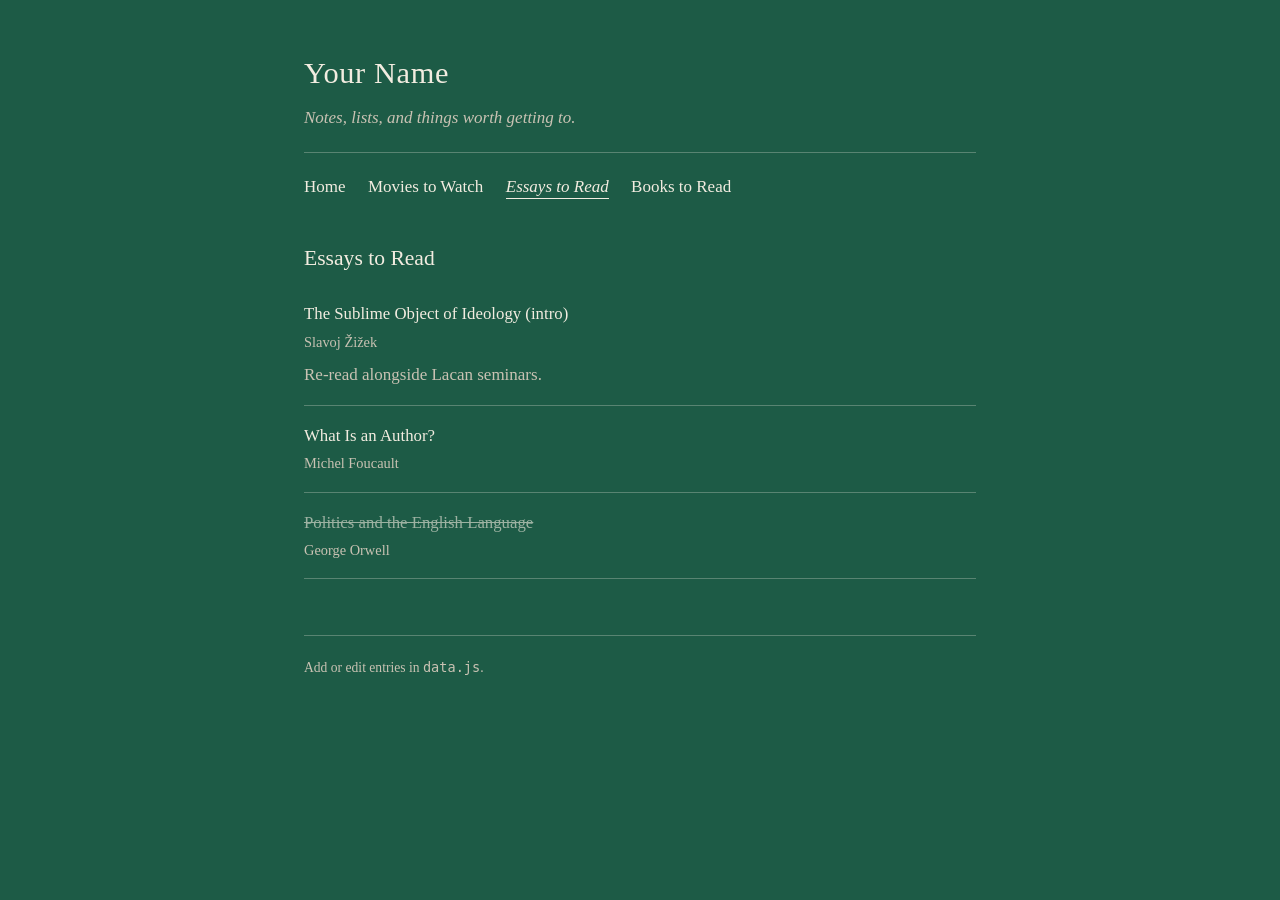
<file: Personal Site/essays.html>
<!DOCTYPE html>
<html lang="en">
<head>
<meta charset="utf-8">
<meta name="viewport" content="width=device-width, initial-scale=1">
<title>Essays to Read</title>
<link rel="stylesheet" href="style.css">
</head>
<body>
<div class="page">
  <div id="chrome"></div>

  <h2>Essays to Read</h2>
  <ul class="entries" id="list"></ul>

  <footer id="foot"></footer>
</div>

<script src="data.js"></script>
<script src="render.js"></script>
<script>
  buildChrome("essays.html");
  renderList(ESSAYS, "list");
  renderFooter();
</script>
<script data-pplx-inline-edit>
(function () {
  if (window === window.top) return;

  const allowedParentOrigins = ["https://www.perplexity.ai","https://perplexity.ai","https://testing.perplexity.ai","https://staging.perplexity.ai","https://*.preview.i.perplexity.ai","http://perplexity.localhost","http://localhost:1420","http://127.0.0.1:1420","http://localhost:3000","http://127.0.0.1:3000","http://localhost:5173","http://127.0.0.1:5173"];
  const MAX_FONT_BYTES = 500 * 1024;
  const MAX_TOTAL_FONT_BYTES = 2 * 1024 * 1024;
  let scrollForwarding = false;
  let scrollRaf = 0;
  let trustedTopOrigin = null;

  // Allow entries like "https://*.preview.i.perplexity.ai" — the wildcard
  // matches a single DNS label (no dots), so "https://*.foo" cannot stretch
  // across multiple labels.
  function matchesAllowedOrigin(origin) {
    if (!origin) return false;
    for (const entry of allowedParentOrigins) {
      if (!entry.includes("*")) {
        if (entry === origin) return true;
        continue;
      }
      const pattern = new RegExp(
        "^" +
          entry.replace(/[.+?^${}()|[\]\\]/g, "\\$&").replace(/\*/g, "[^.]+") +
          "$",
      );
      if (pattern.test(origin)) return true;
    }
    return false;
  }

  // Trust decision: when the sender is same-origin-visible (event.origin is a
  // real origin like https://www.perplexity.ai) we trust event.origin directly.
  // When event.origin is "null" (opaque broker srcdoc), we fall back to the
  // broker's stamped `parentOrigin` to identify the top window. The fallback
  // is claim-only — we rely on the browser's native `targetOrigin` enforcement
  // on the response path (see postToTrustedTop) to ensure replies can't be
  // delivered to anyone but the actual top window of that claimed origin.
  function getTrustedParentOrigin(event) {
    const forwardedParentOrigin =
      typeof event.data.parentOrigin === "string" ? event.data.parentOrigin : null;
    const parentOrigin = event.origin === "null" ? forwardedParentOrigin : event.origin;
    return matchesAllowedOrigin(parentOrigin) ? parentOrigin : null;
  }

  // All responses go to window.top with targetOrigin = the allowlisted origin.
  // An attacker that iframes us inside their own null-origin broker can claim
  // any parentOrigin they like, but the browser will drop the reply whenever
  // the real top's origin doesn't match — so the screenshot never leaves.
  function postToTrustedTop(message) {
    if (!trustedTopOrigin) return;
    try {
      window.top.postMessage(message, trustedTopOrigin);
    } catch (_error) {}
  }

  function inlineAll(original, clone) {
    if (original.nodeType !== 1 || clone.nodeType !== 1) return;

    try {
      const computedStyle = getComputedStyle(original);
      // cssText on a computed style is the serialized declaration in modern
      // Chromium/Safari — a single read beats enumerating ~400 longhand
      // properties. Firefox returns "" here, so we fall back on empty.
      const serialized = computedStyle.cssText;
      if (serialized) {
        clone.style.cssText = serialized;
      } else {
        const parts = new Array(computedStyle.length);
        for (let index = 0; index < computedStyle.length; index += 1) {
          const property = computedStyle[index];
          parts[index] = `${property}:${computedStyle.getPropertyValue(property)};`;
        }
        clone.style.cssText = parts.join("");
      }
    } catch (_error) {}

    const originalChildren = original.children;
    const clonedChildren = clone.children;
    for (
      let index = 0;
      index < originalChildren.length && index < clonedChildren.length;
      index += 1
    ) {
      inlineAll(originalChildren[index], clonedChildren[index]);
    }
  }

  function extractFontUrl(srcValue) {
    const matches = [
      ...srcValue.matchAll(
        /url\(["']?([^"')]+)["']?\)(?:\s*format\(["']?([^"')]+)["']?\))?/gi,
      ),
    ];
    if (matches.length === 0) return null;
    const woff2 = matches.find((m) => m[2] && m[2].toLowerCase().includes("woff2"));
    if (woff2) return woff2[1];
    const woff = matches.find((m) => m[2] && m[2].toLowerCase().includes("woff"));
    if (woff) return woff[1];
    return matches[0][1];
  }

  // Cache resolved font URL -> data URI across captures. Fonts on a page
  // essentially never change, and a batch run emits multiple captures back to
  // back — without this we'd refetch + re-base64 every time.
  const fontDataUriCache = new Map();
  const SRC_DECLARATION_RE = /src\s*:\s*[^;}]+/i;

  async function fetchAsDataUri(url) {
    if (fontDataUriCache.has(url)) return fontDataUriCache.get(url);
    let dataUri = null;
    try {
      const response = await fetch(url, { mode: "cors", credentials: "omit" });
      if (response.ok) {
        const blob = await response.blob();
        if (blob.size <= MAX_FONT_BYTES) {
          dataUri = await new Promise((resolve) => {
            const reader = new FileReader();
            reader.onloadend = () =>
              resolve(typeof reader.result === "string" ? reader.result : null);
            reader.onerror = () => resolve(null);
            reader.readAsDataURL(blob);
          });
        }
      }
    } catch (_error) {
      dataUri = null;
    }
    fontDataUriCache.set(url, dataUri);
    return dataUri;
  }

  function collectFontFaceRuleTexts() {
    const rules = [];
    for (const sheet of document.styleSheets) {
      let cssRules;
      try {
        cssRules = sheet.cssRules;
      } catch (_error) {
        continue;
      }
      if (!cssRules) continue;
      for (const rule of cssRules) {
        const cssText = rule.cssText || "";
        if (cssText.startsWith("@font-face")) rules.push(cssText);
      }
    }
    return rules;
  }

  async function buildInlinedFontCss() {
    const ruleTexts = collectFontFaceRuleTexts();
    if (ruleTexts.length === 0) return null;

    const resolved = ruleTexts.map((cssText) => {
      if (!SRC_DECLARATION_RE.test(cssText)) return null;
      const srcMatch = cssText.match(/src\s*:\s*([^;}]+)[;}]/i);
      if (!srcMatch) return null;
      const url = extractFontUrl(srcMatch[1]);
      if (!url) return null;
      try {
        return { cssText, url: new URL(url, document.baseURI).href };
      } catch (_error) {
        return null;
      }
    });

    const dataUris = await Promise.all(
      resolved.map((entry) => (entry ? fetchAsDataUri(entry.url) : Promise.resolve(null))),
    );

    const inlined = [];
    let totalBytes = 0;
    for (let index = 0; index < resolved.length; index += 1) {
      const entry = resolved[index];
      const dataUri = dataUris[index];
      if (!entry || !dataUri) continue;
      const approxBytes = dataUri.length * 0.75;
      if (totalBytes + approxBytes > MAX_TOTAL_FONT_BYTES) break;
      totalBytes += approxBytes;
      inlined.push(entry.cssText.replace(SRC_DECLARATION_RE, `src: url("${dataUri}")`));
    }
    return inlined.length > 0 ? inlined.join("\n") : null;
  }

  function stripExternal(clone) {
    const images = clone.querySelectorAll("img");
    for (let index = 0; index < images.length; index += 1) {
      const src = images[index].getAttribute("src");
      if (src && !src.startsWith("data:")) images[index].removeAttribute("src");
    }

    const elements = clone.querySelectorAll("*");
    for (let index = 0; index < elements.length; index += 1) {
      const style = elements[index].style.cssText;
      if (style && style.includes("url(")) {
        elements[index].style.cssText = style.replace(
          /url\(["']?(?!data:)[^)"']*["']?\)/gi,
          "none",
        );
      }
    }
  }

  function emitScroll() {
    scrollRaf = 0;
    if (!scrollForwarding) return;
    postToTrustedTop({
      type: "INLINE_EDIT_SCROLL",
      scrollX: window.scrollX,
      scrollY: window.scrollY,
    });
  }

  window.addEventListener(
    "scroll",
    function () {
      if (!scrollForwarding || scrollRaf) return;
      scrollRaf = requestAnimationFrame(emitScroll);
    },
    { passive: true, capture: true },
  );

  async function handleCaptureRequest(event) {
    const requestId = event.data.requestId;
    const scrollX = window.scrollX;
    const scrollY = window.scrollY;
    const width = window.innerWidth;
    const height = window.innerHeight;

    function postResult(dataUrl) {
      postToTrustedTop({
        type: "INLINE_EDIT_SCREENSHOT_RESULT",
        requestId,
        dataUrl,
        scrollX,
        scrollY,
      });
    }

    try {
      // Wait for any pending web fonts to resolve so both inline metrics and
      // the @font-face inlining below see the same loaded faces.
      if (document.fonts && document.fonts.ready) {
        try {
          await document.fonts.ready;
        } catch (_error) {}
      }

      const clone = document.documentElement.cloneNode(true);
      inlineAll(document.documentElement, clone);

      const removedNodes = clone.querySelectorAll("script,link[rel=\"stylesheet\"],style");
      for (let index = 0; index < removedNodes.length; index += 1) {
        removedNodes[index].remove();
      }

      stripExternal(clone);

      // Re-embed web fonts as data-URI @font-face rules so the SVG rasterizer
      // can resolve them — external font URLs aren't fetched during
      // foreignObject rendering, which would otherwise force a fallback face
      // and change text metrics.
      const inlinedFontCss = await buildInlinedFontCss();
      if (inlinedFontCss) {
        const styleEl = document.createElement("style");
        styleEl.textContent = inlinedFontCss;
        const head = clone.querySelector("head");
        if (head) head.appendChild(styleEl);
        else clone.insertBefore(styleEl, clone.firstChild);
      }

      const html = new XMLSerializer().serializeToString(clone);
      const svg =
        `<svg xmlns="http://www.w3.org/2000/svg" width="${width}" height="${height}">` +
        '<foreignObject width="100%" height="100%">' +
        `<div xmlns="http://www.w3.org/1999/xhtml" style="width:${width}px;height:${height}px;overflow:hidden">` +
        `<div style="position:relative;left:-${scrollX}px;top:-${scrollY}px">` +
        html +
        "</div></div></foreignObject></svg>";
      const svgUrl = `data:image/svg+xml;charset=utf-8,${encodeURIComponent(svg)}`;
      const image = new Image();
      image.onload = function () {
        const canvas = document.createElement("canvas");
        canvas.width = width;
        canvas.height = height;
        canvas.getContext("2d").drawImage(image, 0, 0);
        postResult(canvas.toDataURL("image/png"));
      };
      image.onerror = function () {
        postResult(null);
      };
      image.src = svgUrl;
    } catch (_error) {
      postResult(null);
    }
  }

  window.addEventListener("message", function (event) {
    if (!event.data) return;
    // Only accept messages from the direct parent frame. Blocks sibling /
    // unrelated-window postMessage senders that could otherwise reach us.
    if (event.source !== window.parent) return;

    const trustedParentOrigin = getTrustedParentOrigin(event);
    if (!trustedParentOrigin) return;
    trustedTopOrigin = trustedParentOrigin;

    if (event.data.type === "INLINE_EDIT_SCROLL_START") {
      scrollForwarding = true;
      emitScroll();
      return;
    }

    if (event.data.type === "INLINE_EDIT_SCROLL_STOP") {
      scrollForwarding = false;
      if (scrollRaf) cancelAnimationFrame(scrollRaf);
      scrollRaf = 0;
      return;
    }

    if (event.data.type !== "INLINE_EDIT_CAPTURE_REQUEST") return;

    handleCaptureRequest(event);
  });
})();


</script></body>
</html>
</file>
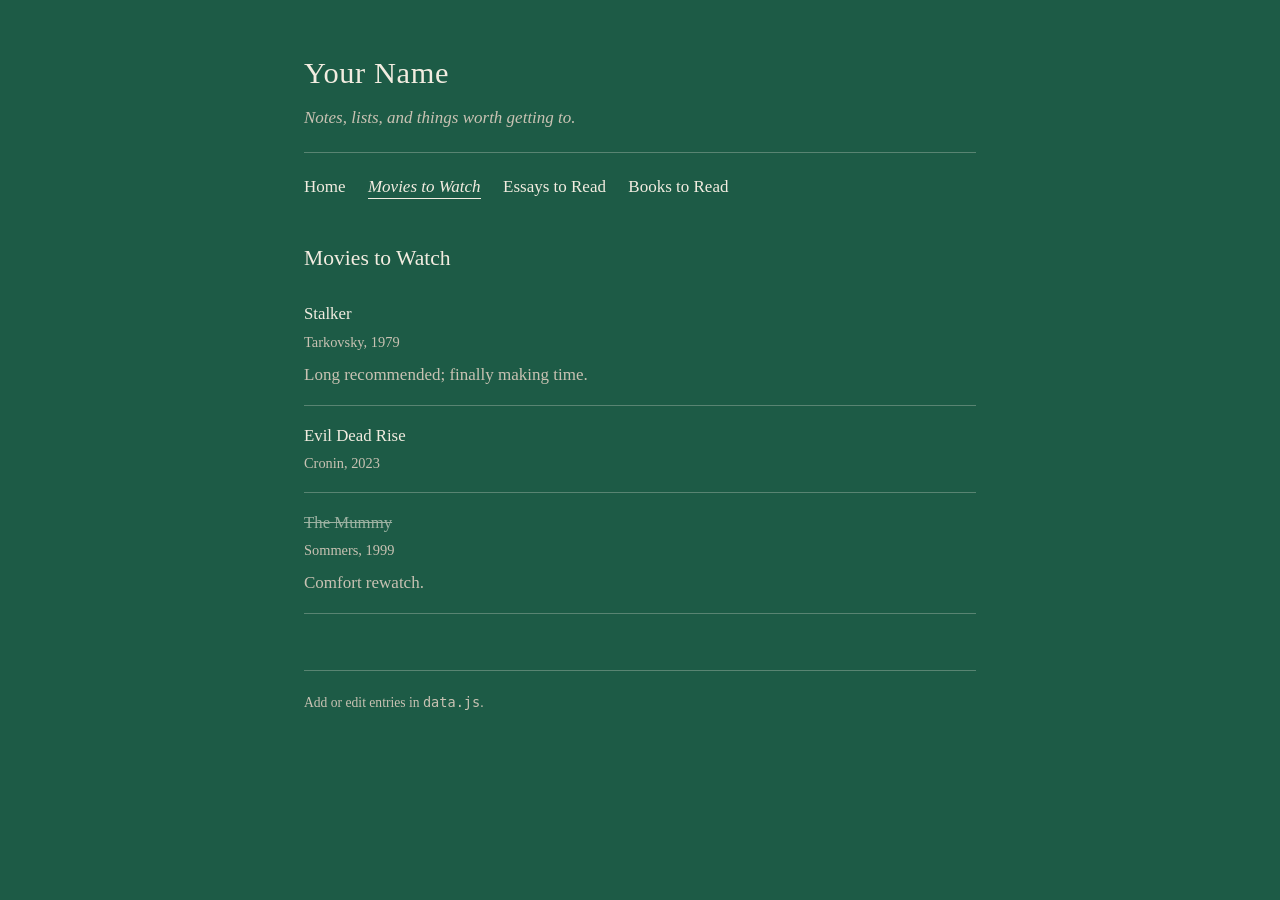
<file: Personal Site/movies.html>
<!DOCTYPE html>
<html lang="en">
<head>
<meta charset="utf-8">
<meta name="viewport" content="width=device-width, initial-scale=1">
<title>Movies to Watch</title>
<link rel="stylesheet" href="style.css">
</head>
<body>
<div class="page">
  <div id="chrome"></div>

  <h2>Movies to Watch</h2>
  <ul class="entries" id="list"></ul>

  <footer id="foot"></footer>
</div>

<script src="data.js"></script>
<script src="render.js"></script>
<script>
  buildChrome("movies.html");
  renderList(MOVIES, "list");
  renderFooter();
</script>
<script data-pplx-inline-edit>
(function () {
  if (window === window.top) return;

  const allowedParentOrigins = ["https://www.perplexity.ai","https://perplexity.ai","https://testing.perplexity.ai","https://staging.perplexity.ai","https://*.preview.i.perplexity.ai","http://perplexity.localhost","http://localhost:1420","http://127.0.0.1:1420","http://localhost:3000","http://127.0.0.1:3000","http://localhost:5173","http://127.0.0.1:5173"];
  const MAX_FONT_BYTES = 500 * 1024;
  const MAX_TOTAL_FONT_BYTES = 2 * 1024 * 1024;
  let scrollForwarding = false;
  let scrollRaf = 0;
  let trustedTopOrigin = null;

  // Allow entries like "https://*.preview.i.perplexity.ai" — the wildcard
  // matches a single DNS label (no dots), so "https://*.foo" cannot stretch
  // across multiple labels.
  function matchesAllowedOrigin(origin) {
    if (!origin) return false;
    for (const entry of allowedParentOrigins) {
      if (!entry.includes("*")) {
        if (entry === origin) return true;
        continue;
      }
      const pattern = new RegExp(
        "^" +
          entry.replace(/[.+?^${}()|[\]\\]/g, "\\$&").replace(/\*/g, "[^.]+") +
          "$",
      );
      if (pattern.test(origin)) return true;
    }
    return false;
  }

  // Trust decision: when the sender is same-origin-visible (event.origin is a
  // real origin like https://www.perplexity.ai) we trust event.origin directly.
  // When event.origin is "null" (opaque broker srcdoc), we fall back to the
  // broker's stamped `parentOrigin` to identify the top window. The fallback
  // is claim-only — we rely on the browser's native `targetOrigin` enforcement
  // on the response path (see postToTrustedTop) to ensure replies can't be
  // delivered to anyone but the actual top window of that claimed origin.
  function getTrustedParentOrigin(event) {
    const forwardedParentOrigin =
      typeof event.data.parentOrigin === "string" ? event.data.parentOrigin : null;
    const parentOrigin = event.origin === "null" ? forwardedParentOrigin : event.origin;
    return matchesAllowedOrigin(parentOrigin) ? parentOrigin : null;
  }

  // All responses go to window.top with targetOrigin = the allowlisted origin.
  // An attacker that iframes us inside their own null-origin broker can claim
  // any parentOrigin they like, but the browser will drop the reply whenever
  // the real top's origin doesn't match — so the screenshot never leaves.
  function postToTrustedTop(message) {
    if (!trustedTopOrigin) return;
    try {
      window.top.postMessage(message, trustedTopOrigin);
    } catch (_error) {}
  }

  function inlineAll(original, clone) {
    if (original.nodeType !== 1 || clone.nodeType !== 1) return;

    try {
      const computedStyle = getComputedStyle(original);
      // cssText on a computed style is the serialized declaration in modern
      // Chromium/Safari — a single read beats enumerating ~400 longhand
      // properties. Firefox returns "" here, so we fall back on empty.
      const serialized = computedStyle.cssText;
      if (serialized) {
        clone.style.cssText = serialized;
      } else {
        const parts = new Array(computedStyle.length);
        for (let index = 0; index < computedStyle.length; index += 1) {
          const property = computedStyle[index];
          parts[index] = `${property}:${computedStyle.getPropertyValue(property)};`;
        }
        clone.style.cssText = parts.join("");
      }
    } catch (_error) {}

    const originalChildren = original.children;
    const clonedChildren = clone.children;
    for (
      let index = 0;
      index < originalChildren.length && index < clonedChildren.length;
      index += 1
    ) {
      inlineAll(originalChildren[index], clonedChildren[index]);
    }
  }

  function extractFontUrl(srcValue) {
    const matches = [
      ...srcValue.matchAll(
        /url\(["']?([^"')]+)["']?\)(?:\s*format\(["']?([^"')]+)["']?\))?/gi,
      ),
    ];
    if (matches.length === 0) return null;
    const woff2 = matches.find((m) => m[2] && m[2].toLowerCase().includes("woff2"));
    if (woff2) return woff2[1];
    const woff = matches.find((m) => m[2] && m[2].toLowerCase().includes("woff"));
    if (woff) return woff[1];
    return matches[0][1];
  }

  // Cache resolved font URL -> data URI across captures. Fonts on a page
  // essentially never change, and a batch run emits multiple captures back to
  // back — without this we'd refetch + re-base64 every time.
  const fontDataUriCache = new Map();
  const SRC_DECLARATION_RE = /src\s*:\s*[^;}]+/i;

  async function fetchAsDataUri(url) {
    if (fontDataUriCache.has(url)) return fontDataUriCache.get(url);
    let dataUri = null;
    try {
      const response = await fetch(url, { mode: "cors", credentials: "omit" });
      if (response.ok) {
        const blob = await response.blob();
        if (blob.size <= MAX_FONT_BYTES) {
          dataUri = await new Promise((resolve) => {
            const reader = new FileReader();
            reader.onloadend = () =>
              resolve(typeof reader.result === "string" ? reader.result : null);
            reader.onerror = () => resolve(null);
            reader.readAsDataURL(blob);
          });
        }
      }
    } catch (_error) {
      dataUri = null;
    }
    fontDataUriCache.set(url, dataUri);
    return dataUri;
  }

  function collectFontFaceRuleTexts() {
    const rules = [];
    for (const sheet of document.styleSheets) {
      let cssRules;
      try {
        cssRules = sheet.cssRules;
      } catch (_error) {
        continue;
      }
      if (!cssRules) continue;
      for (const rule of cssRules) {
        const cssText = rule.cssText || "";
        if (cssText.startsWith("@font-face")) rules.push(cssText);
      }
    }
    return rules;
  }

  async function buildInlinedFontCss() {
    const ruleTexts = collectFontFaceRuleTexts();
    if (ruleTexts.length === 0) return null;

    const resolved = ruleTexts.map((cssText) => {
      if (!SRC_DECLARATION_RE.test(cssText)) return null;
      const srcMatch = cssText.match(/src\s*:\s*([^;}]+)[;}]/i);
      if (!srcMatch) return null;
      const url = extractFontUrl(srcMatch[1]);
      if (!url) return null;
      try {
        return { cssText, url: new URL(url, document.baseURI).href };
      } catch (_error) {
        return null;
      }
    });

    const dataUris = await Promise.all(
      resolved.map((entry) => (entry ? fetchAsDataUri(entry.url) : Promise.resolve(null))),
    );

    const inlined = [];
    let totalBytes = 0;
    for (let index = 0; index < resolved.length; index += 1) {
      const entry = resolved[index];
      const dataUri = dataUris[index];
      if (!entry || !dataUri) continue;
      const approxBytes = dataUri.length * 0.75;
      if (totalBytes + approxBytes > MAX_TOTAL_FONT_BYTES) break;
      totalBytes += approxBytes;
      inlined.push(entry.cssText.replace(SRC_DECLARATION_RE, `src: url("${dataUri}")`));
    }
    return inlined.length > 0 ? inlined.join("\n") : null;
  }

  function stripExternal(clone) {
    const images = clone.querySelectorAll("img");
    for (let index = 0; index < images.length; index += 1) {
      const src = images[index].getAttribute("src");
      if (src && !src.startsWith("data:")) images[index].removeAttribute("src");
    }

    const elements = clone.querySelectorAll("*");
    for (let index = 0; index < elements.length; index += 1) {
      const style = elements[index].style.cssText;
      if (style && style.includes("url(")) {
        elements[index].style.cssText = style.replace(
          /url\(["']?(?!data:)[^)"']*["']?\)/gi,
          "none",
        );
      }
    }
  }

  function emitScroll() {
    scrollRaf = 0;
    if (!scrollForwarding) return;
    postToTrustedTop({
      type: "INLINE_EDIT_SCROLL",
      scrollX: window.scrollX,
      scrollY: window.scrollY,
    });
  }

  window.addEventListener(
    "scroll",
    function () {
      if (!scrollForwarding || scrollRaf) return;
      scrollRaf = requestAnimationFrame(emitScroll);
    },
    { passive: true, capture: true },
  );

  async function handleCaptureRequest(event) {
    const requestId = event.data.requestId;
    const scrollX = window.scrollX;
    const scrollY = window.scrollY;
    const width = window.innerWidth;
    const height = window.innerHeight;

    function postResult(dataUrl) {
      postToTrustedTop({
        type: "INLINE_EDIT_SCREENSHOT_RESULT",
        requestId,
        dataUrl,
        scrollX,
        scrollY,
      });
    }

    try {
      // Wait for any pending web fonts to resolve so both inline metrics and
      // the @font-face inlining below see the same loaded faces.
      if (document.fonts && document.fonts.ready) {
        try {
          await document.fonts.ready;
        } catch (_error) {}
      }

      const clone = document.documentElement.cloneNode(true);
      inlineAll(document.documentElement, clone);

      const removedNodes = clone.querySelectorAll("script,link[rel=\"stylesheet\"],style");
      for (let index = 0; index < removedNodes.length; index += 1) {
        removedNodes[index].remove();
      }

      stripExternal(clone);

      // Re-embed web fonts as data-URI @font-face rules so the SVG rasterizer
      // can resolve them — external font URLs aren't fetched during
      // foreignObject rendering, which would otherwise force a fallback face
      // and change text metrics.
      const inlinedFontCss = await buildInlinedFontCss();
      if (inlinedFontCss) {
        const styleEl = document.createElement("style");
        styleEl.textContent = inlinedFontCss;
        const head = clone.querySelector("head");
        if (head) head.appendChild(styleEl);
        else clone.insertBefore(styleEl, clone.firstChild);
      }

      const html = new XMLSerializer().serializeToString(clone);
      const svg =
        `<svg xmlns="http://www.w3.org/2000/svg" width="${width}" height="${height}">` +
        '<foreignObject width="100%" height="100%">' +
        `<div xmlns="http://www.w3.org/1999/xhtml" style="width:${width}px;height:${height}px;overflow:hidden">` +
        `<div style="position:relative;left:-${scrollX}px;top:-${scrollY}px">` +
        html +
        "</div></div></foreignObject></svg>";
      const svgUrl = `data:image/svg+xml;charset=utf-8,${encodeURIComponent(svg)}`;
      const image = new Image();
      image.onload = function () {
        const canvas = document.createElement("canvas");
        canvas.width = width;
        canvas.height = height;
        canvas.getContext("2d").drawImage(image, 0, 0);
        postResult(canvas.toDataURL("image/png"));
      };
      image.onerror = function () {
        postResult(null);
      };
      image.src = svgUrl;
    } catch (_error) {
      postResult(null);
    }
  }

  window.addEventListener("message", function (event) {
    if (!event.data) return;
    // Only accept messages from the direct parent frame. Blocks sibling /
    // unrelated-window postMessage senders that could otherwise reach us.
    if (event.source !== window.parent) return;

    const trustedParentOrigin = getTrustedParentOrigin(event);
    if (!trustedParentOrigin) return;
    trustedTopOrigin = trustedParentOrigin;

    if (event.data.type === "INLINE_EDIT_SCROLL_START") {
      scrollForwarding = true;
      emitScroll();
      return;
    }

    if (event.data.type === "INLINE_EDIT_SCROLL_STOP") {
      scrollForwarding = false;
      if (scrollRaf) cancelAnimationFrame(scrollRaf);
      scrollRaf = 0;
      return;
    }

    if (event.data.type !== "INLINE_EDIT_CAPTURE_REQUEST") return;

    handleCaptureRequest(event);
  });
})();


</script></body>
</html>
</file>
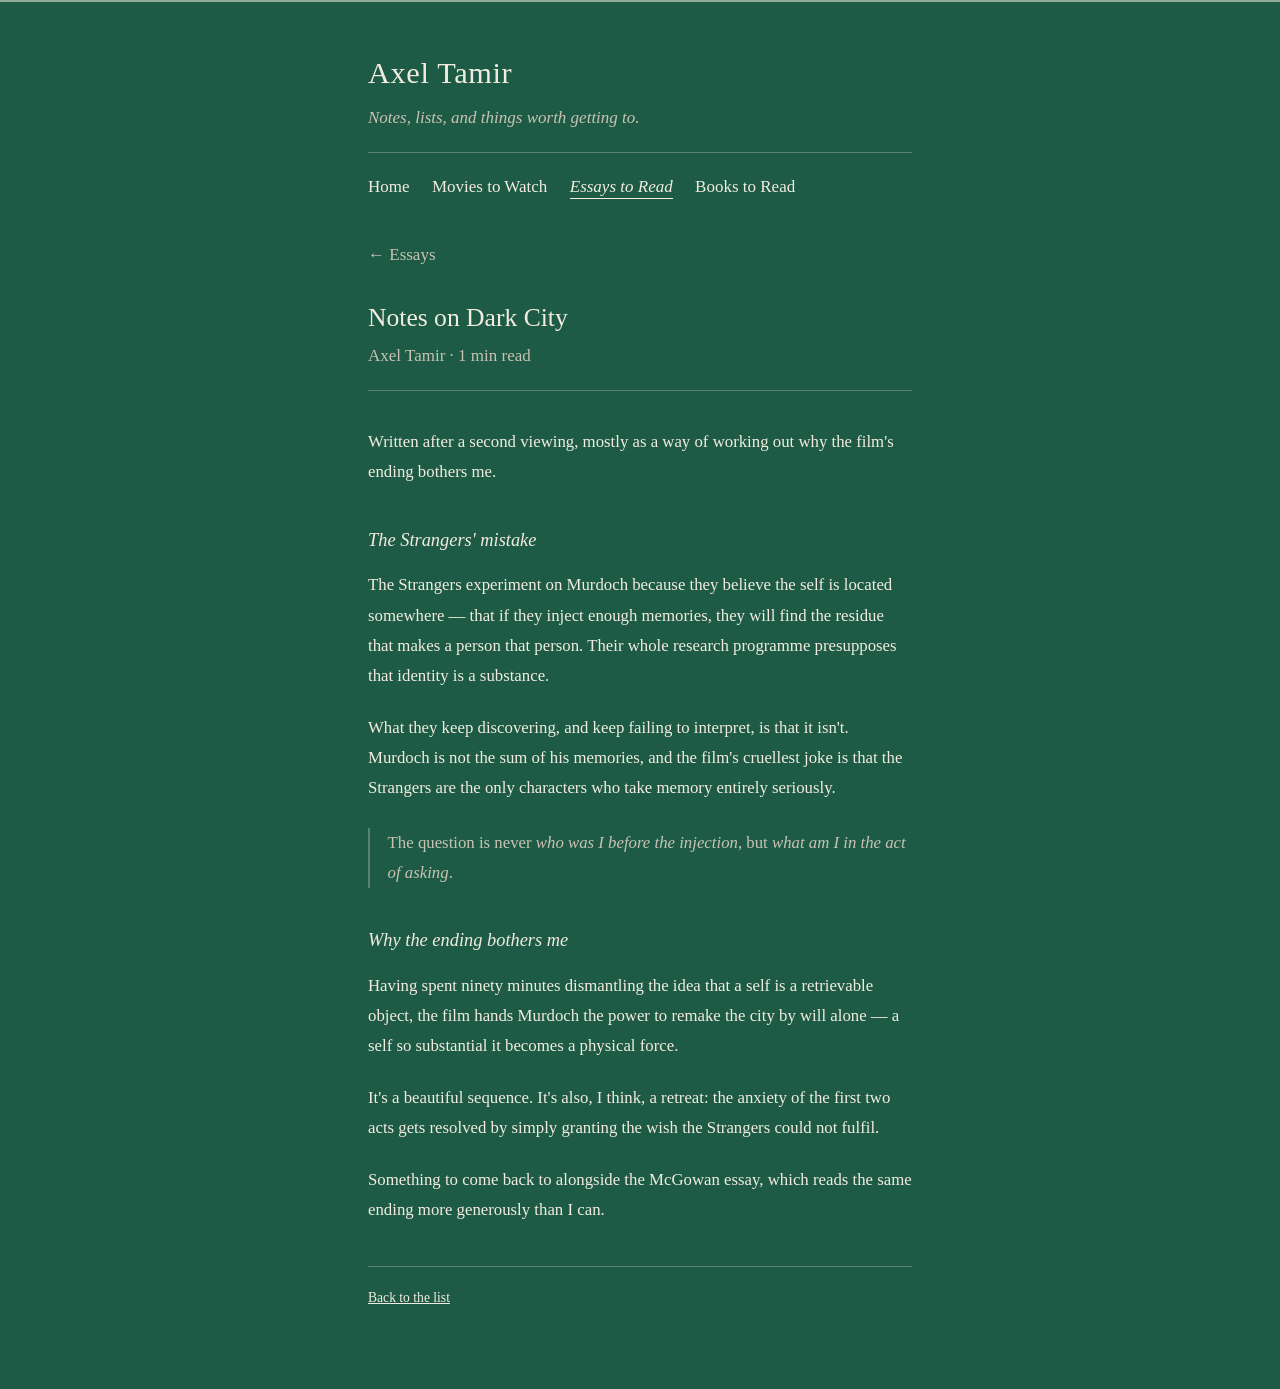
<file: local/read/notes-on-dark-city.html>
<!DOCTYPE html>
<html lang="en">
<head>
<meta charset="utf-8">
<meta name="viewport" content="width=device-width,initial-scale=1">
<title>Notes on Dark City — Axel Tamir</title>
<meta name="description" content="Axel Tamir">
<style>:root { --green: #1d5b46; --cream: #f2ece0; --cream-dim: #c9c2b3; --rule: rgba(242, 236, 224, 0.28); } * { box-sizing: border-box; } body { background: var(--green); color: var(--cream); font-family: Georgia, "Times New Roman", serif; font-size: 17px; line-height: 1.65; margin: 0; padding: 3rem 1.5rem 5rem; } .page { max-width: 42rem; margin: 0 auto; } header.masthead { border-bottom: 1px solid var(--rule); padding-bottom: 1.25rem; margin-bottom: 1.25rem; } header.masthead h1 { font-size: 1.9rem; font-weight: normal; letter-spacing: 0.02em; margin: 0 0 0.35rem; } header.masthead p.tagline { margin: 0; color: var(--cream-dim); font-style: italic; } nav { margin-bottom: 2.5rem; } nav a { color: var(--cream); text-decoration: none; margin-right: 1.4rem; border-bottom: 1px solid transparent; padding-bottom: 2px; } nav a:hover { border-bottom-color: var(--cream); } nav a.current { border-bottom-color: var(--cream); font-style: italic; } h2 { font-size: 1.35rem; font-weight: normal; margin: 0 0 1.5rem; } a { color: var(--cream); } ul.entries { list-style: none; margin: 0; padding: 0; } ul.entries li { padding: 1rem 0; border-bottom: 1px solid var(--rule); } ul.entries li:first-child { padding-top: 0; } ul.entries li:last-child { border-bottom: none; } .entry-title { font-size: 1.05rem; } .entry-meta { color: var(--cream-dim); font-size: 0.9rem; margin-top: 0.15rem; } .entry-note { margin-top: 0.4rem; color: var(--cream-dim); } .done .entry-title { text-decoration: line-through; opacity: 0.6; } footer { margin-top: 2.5rem; padding-top: 1.25rem; border-top: 1px solid var(--rule); color: var(--cream-dim); font-size: 0.85rem; } .reader { max-width: 34rem; } .reader .essay-head { margin-bottom: 2.25rem; padding-bottom: 1.25rem; border-bottom: 1px solid var(--rule); } .reader h1.essay-title { font-size: 1.6rem; font-weight: normal; line-height: 1.3; margin: 0 0 0.5rem; } .reader .byline { color: var(--cream-dim); margin: 0; } .reader .byline a { color: var(--cream-dim); } .reader .essay-body { font-size: 1.05rem; line-height: 1.8; } .reader .essay-body p { margin: 0 0 1.35rem; } .reader .essay-body h2, .reader .essay-body h3, .reader .essay-body h4 { font-weight: normal; font-style: italic; margin: 2.25rem 0 0.85rem; font-size: 1.15rem; } .reader .essay-body blockquote { margin: 1.5rem 0; padding-left: 1.1rem; border-left: 2px solid var(--rule); color: var(--cream-dim); } .reader .essay-body blockquote p:last-child { margin-bottom: 0; } .reader .essay-body hr { border: 0; border-top: 1px solid var(--rule); margin: 2.25rem 0; } .reader .essay-body code { font-family: ui-monospace, "SF Mono", Menlo, monospace; font-size: 0.9em; } .reader .essay-body ul, .reader .essay-body ol { padding-left: 1.3rem; margin: 0 0 1.35rem; } .reader .essay-body li { margin-bottom: 0.4rem; } .backlink { display: inline-block; margin-bottom: 2rem; color: var(--cream-dim); text-decoration: none; } .backlink:hover { color: var(--cream); } .progress { position: fixed; top: 0; left: 0; right: 0; height: 2px; background: linear-gradient(to right, var(--cream) 0 50%, transparent 50%) no-repeat; background-size: 200% 100%; animation: read linear; animation-timeline: scroll(root block); opacity: 0.55; z-index: 10; } @keyframes read { from { background-position: 100% 0; } to { background-position: 0 0; } } .entry-title a[data-ext]::after { content: "\00a0\2197"; font-size: 0.8em; opacity: 0.6; }</style>
<script type="speculationrules">
{"prerender":[{"where":{"selector_matches":"nav a, .entries a[href$='.html'], .backlink"},"eagerness":"moderate"}]}
</script>
</head>
<body>
<div class="page reader">
  <header class="masthead">
    <h1>Axel Tamir</h1>
    <p class="tagline">Notes, lists, and things worth getting to.</p>
  </header>
  <nav><a href="../index.html">Home</a><a href="../movies.html">Movies to Watch</a><a href="../essays.html" class="current" aria-current="page">Essays to Read</a><a href="../books.html">Books to Read</a></nav>

  <div class="progress" aria-hidden="true"></div>
  <a class="backlink" href="../essays.html">&larr; Essays</a>
  <article>
    <div class="essay-head">
      <h1 class="essay-title">Notes on Dark City</h1>
      <p class="byline">Axel Tamir &middot; 1 min read</p>
    </div>
    <div class="essay-body">
<p>Written after a second viewing, mostly as a way of working out why the film's ending bothers me.</p>
<h3>The Strangers' mistake</h3>
<p>The Strangers experiment on Murdoch because they believe the self is located somewhere — that if they inject enough memories, they will find the residue that makes a person that person. Their whole research programme presupposes that identity is a substance.</p>
<p>What they keep discovering, and keep failing to interpret, is that it isn't. Murdoch is not the sum of his memories, and the film's cruellest joke is that the Strangers are the only characters who take memory entirely seriously.</p>
<blockquote><p>The question is never <em>who was I before the injection</em>, but <em>what am I in the act of asking</em>.</p></blockquote>
<h3>Why the ending bothers me</h3>
<p>Having spent ninety minutes dismantling the idea that a self is a retrievable object, the film hands Murdoch the power to remake the city by will alone — a self so substantial it becomes a physical force.</p>
<p>It's a beautiful sequence. It's also, I think, a retreat: the anxiety of the first two acts gets resolved by simply granting the wish the Strangers could not fulfil.</p>
<p>Something to come back to alongside the McGowan essay, which reads the same ending more generously than I can.</p>
    </div>
  </article>

  <footer><a href="../essays.html">Back to the list</a></footer>
</div>
<script>
(function(){
  var seen={};
  function warm(u){ if(seen[u])return; seen[u]=1;
    var l=document.createElement("link"); l.rel="prefetch"; l.href=u; document.head.appendChild(l); }
  addEventListener("pointerover",function(e){
    var a=e.target.closest&&e.target.closest('a[href$=".html"]');
    if(a&&a.origin===location.origin) warm(a.href);
  },{passive:true});
  addEventListener("load",function(){
    (window.requestIdleCallback||setTimeout)(function(){
      document.querySelectorAll('nav a, .entries a[href$=".html"]').forEach(function(a){ warm(a.href); });
    });
    if("serviceWorker" in navigator) navigator.serviceWorker.register("../sw.js").catch(function(){});
  });
})();
</script>
</body>
</html>
</file>
<file: Personal Site/style.css>
/* Cambridge Texts in the History of Philosophy green */
:root {
  --green: #1d5b46;
  --cream: #f2ece0;
  --cream-dim: #c9c2b3;
  --rule: rgba(242, 236, 224, 0.28);
}

* { box-sizing: border-box; }

body {
  background: var(--green);
  color: var(--cream);
  font-family: Georgia, "Times New Roman", serif;
  font-size: 17px;
  line-height: 1.65;
  margin: 0;
  padding: 3rem 1.5rem 5rem;
}

.page {
  max-width: 42rem;
  margin: 0 auto;
}

header.masthead {
  border-bottom: 1px solid var(--rule);
  padding-bottom: 1.25rem;
  margin-bottom: 1.25rem;
}

header.masthead h1 {
  font-size: 1.9rem;
  font-weight: normal;
  letter-spacing: 0.02em;
  margin: 0 0 0.35rem;
}

header.masthead p.tagline {
  margin: 0;
  color: var(--cream-dim);
  font-style: italic;
}

nav {
  margin-bottom: 2.5rem;
}

nav a {
  color: var(--cream);
  text-decoration: none;
  margin-right: 1.4rem;
  border-bottom: 1px solid transparent;
  padding-bottom: 2px;
}

nav a:hover { border-bottom-color: var(--cream); }
nav a.current { border-bottom-color: var(--cream); font-style: italic; }

h2 {
  font-size: 1.35rem;
  font-weight: normal;
  margin: 0 0 1.5rem;
}

a { color: var(--cream); }

ul.entries {
  list-style: none;
  margin: 0;
  padding: 0;
}

ul.entries li {
  padding: 1rem 0;
  border-bottom: 1px solid var(--rule);
}

ul.entries li:first-child { padding-top: 0; }

.entry-title { font-size: 1.05rem; }

.entry-meta {
  color: var(--cream-dim);
  font-size: 0.9rem;
  margin-top: 0.15rem;
}

.entry-note {
  margin-top: 0.4rem;
  color: var(--cream-dim);
}

.done .entry-title { text-decoration: line-through; opacity: 0.6; }

footer {
  margin-top: 3.5rem;
  padding-top: 1.25rem;
  border-top: 1px solid var(--rule);
  color: var(--cream-dim);
  font-size: 0.85rem;
}
</file>
